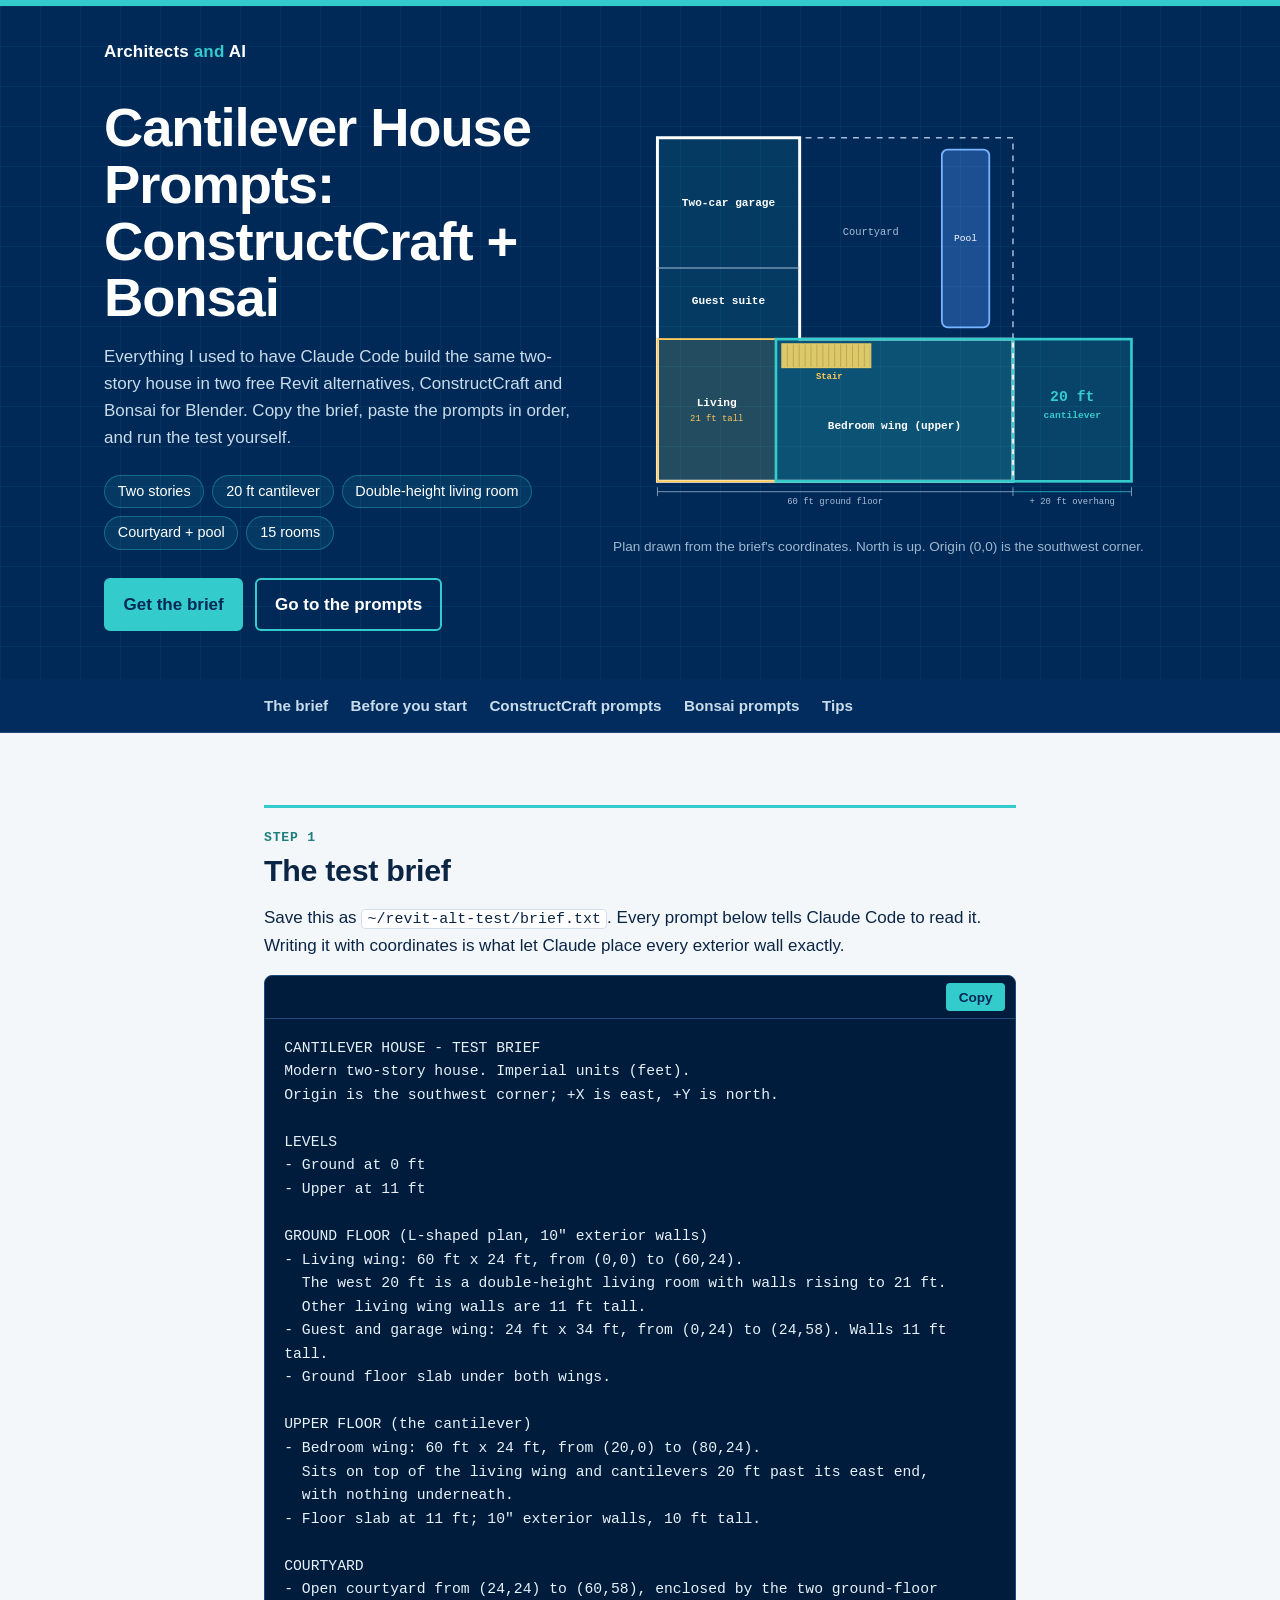
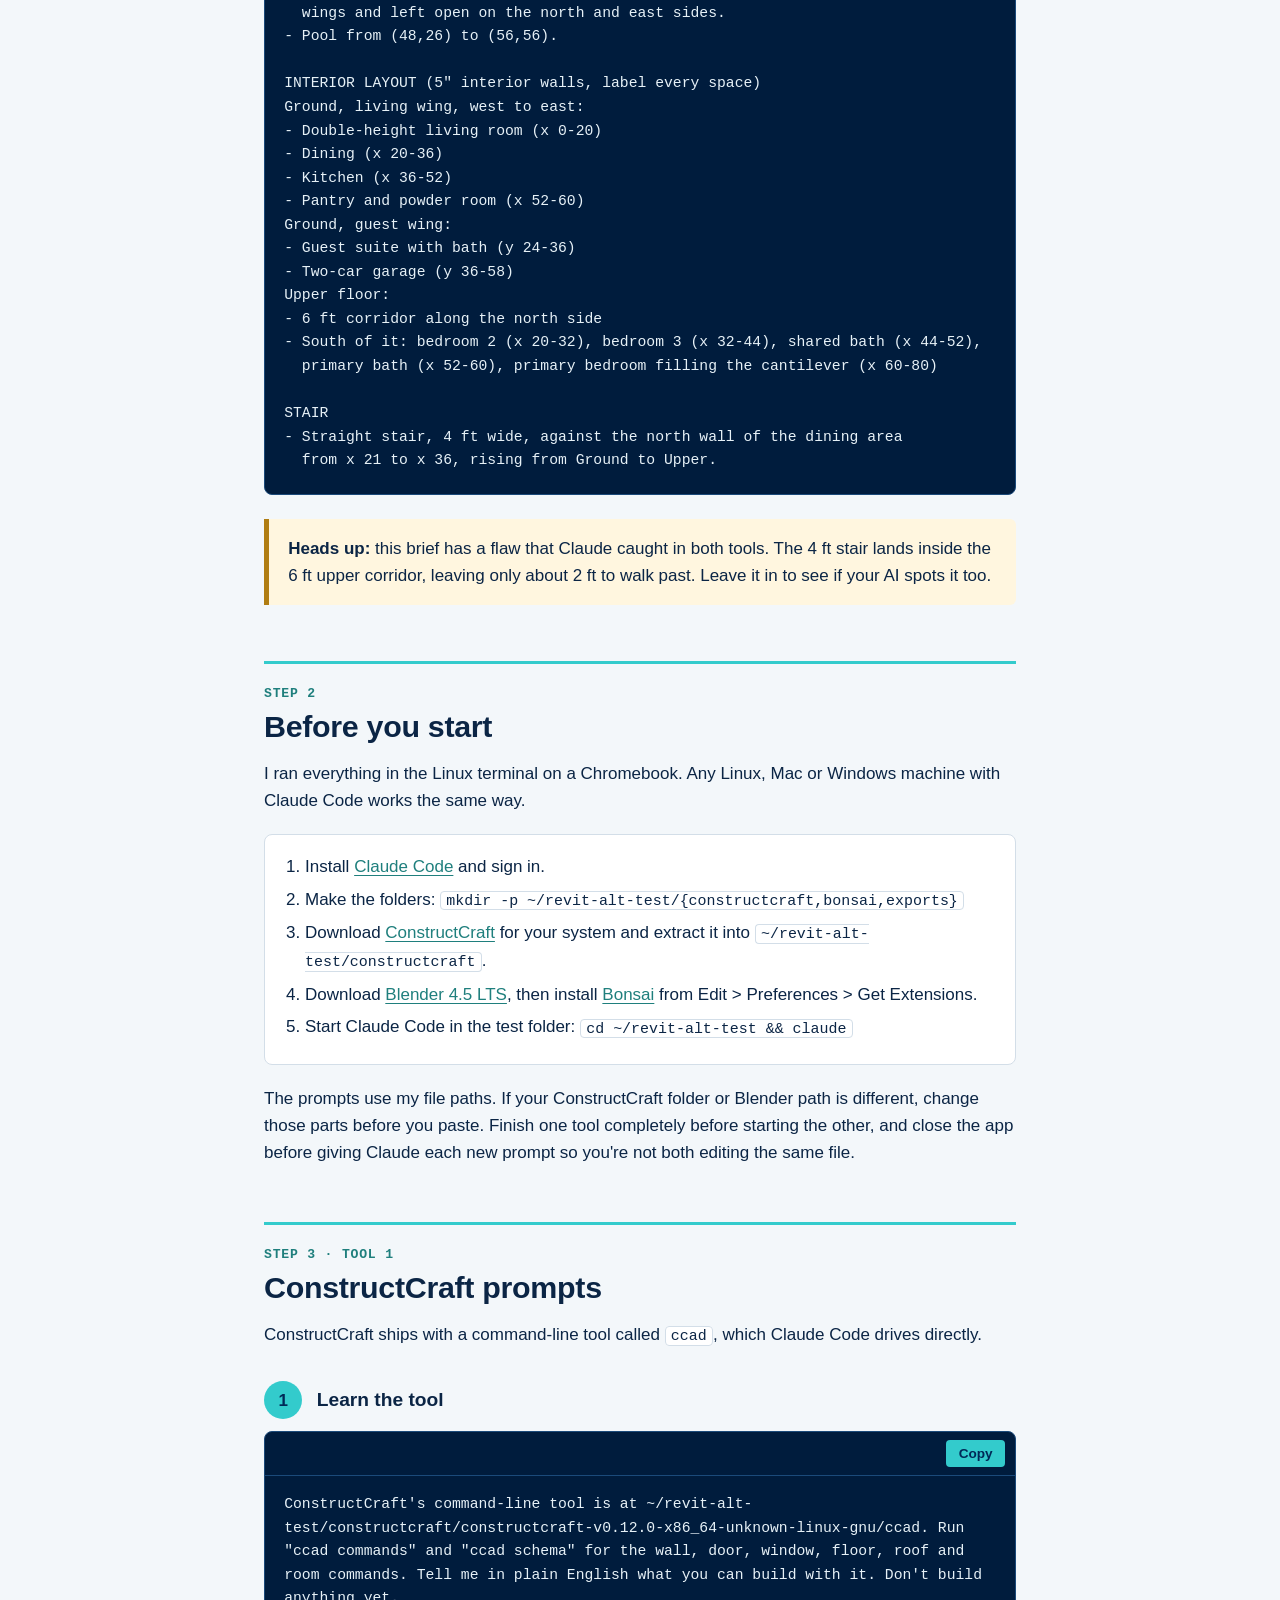
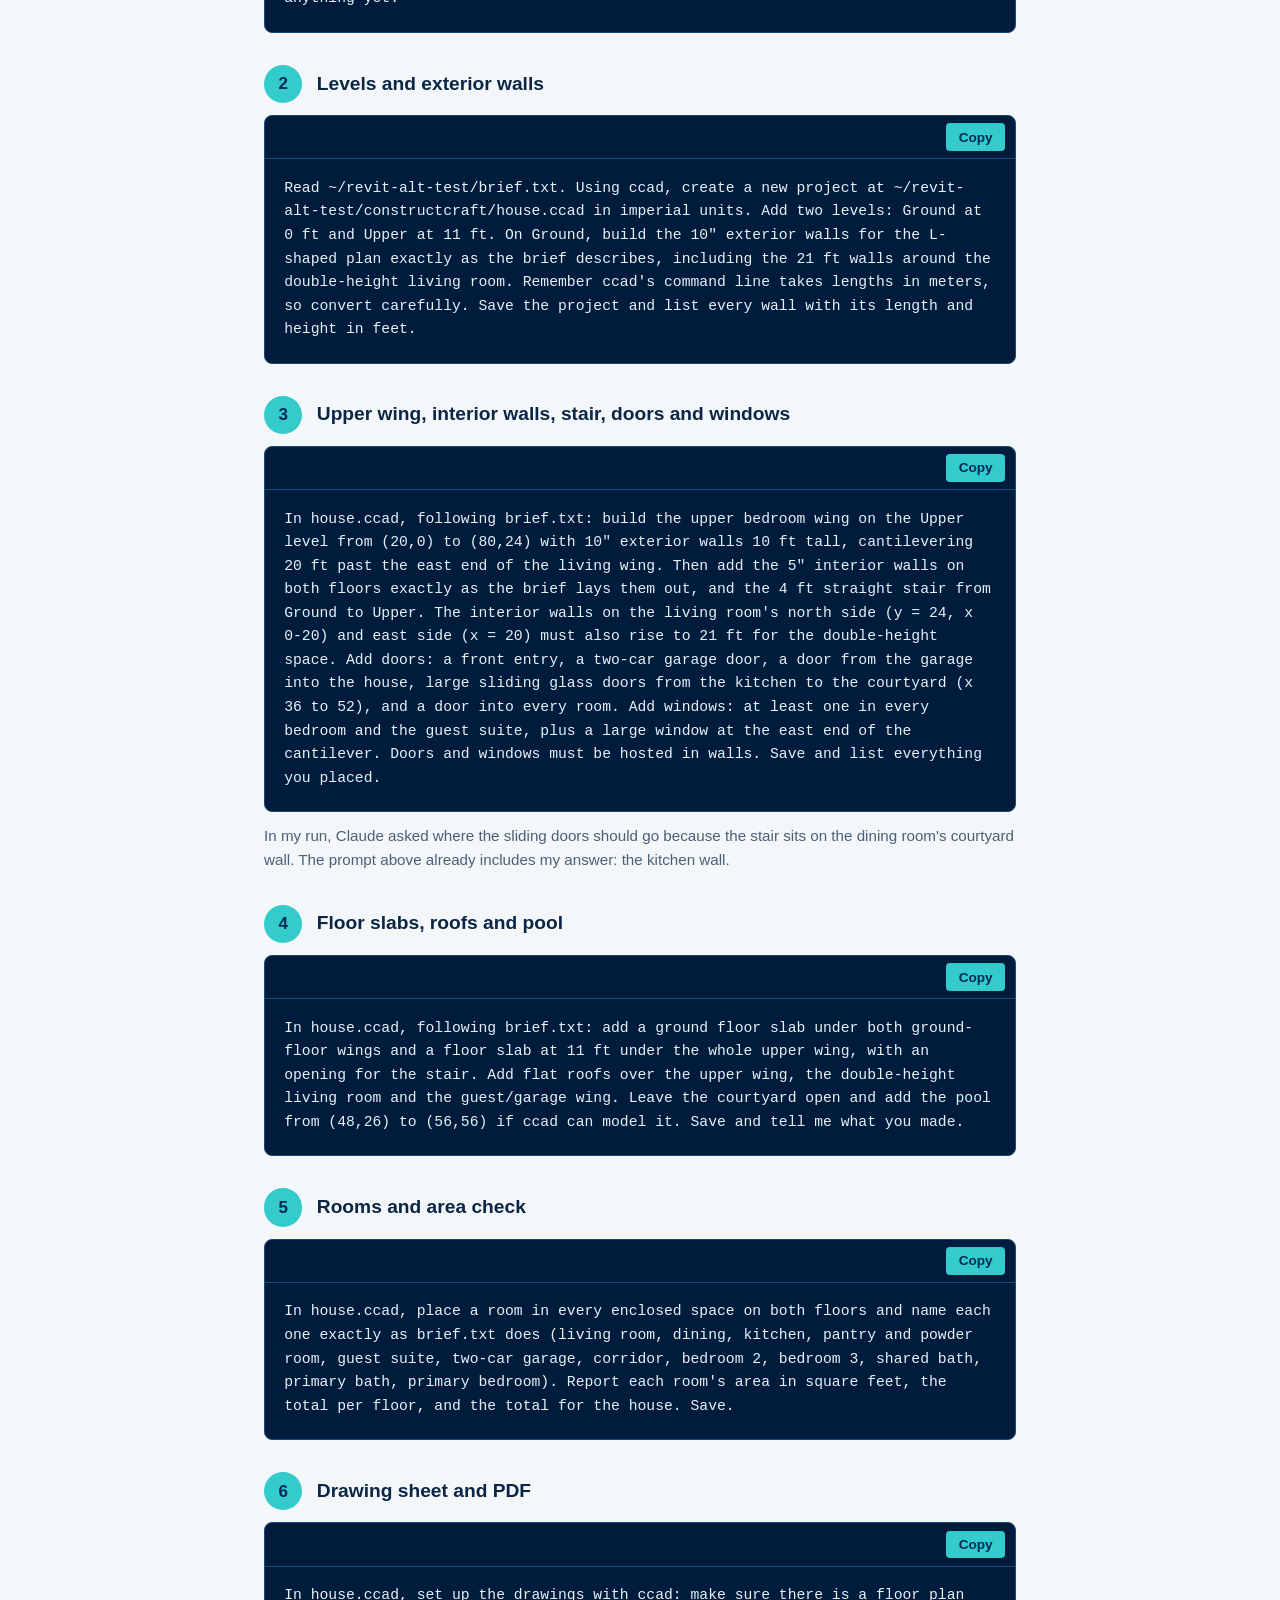
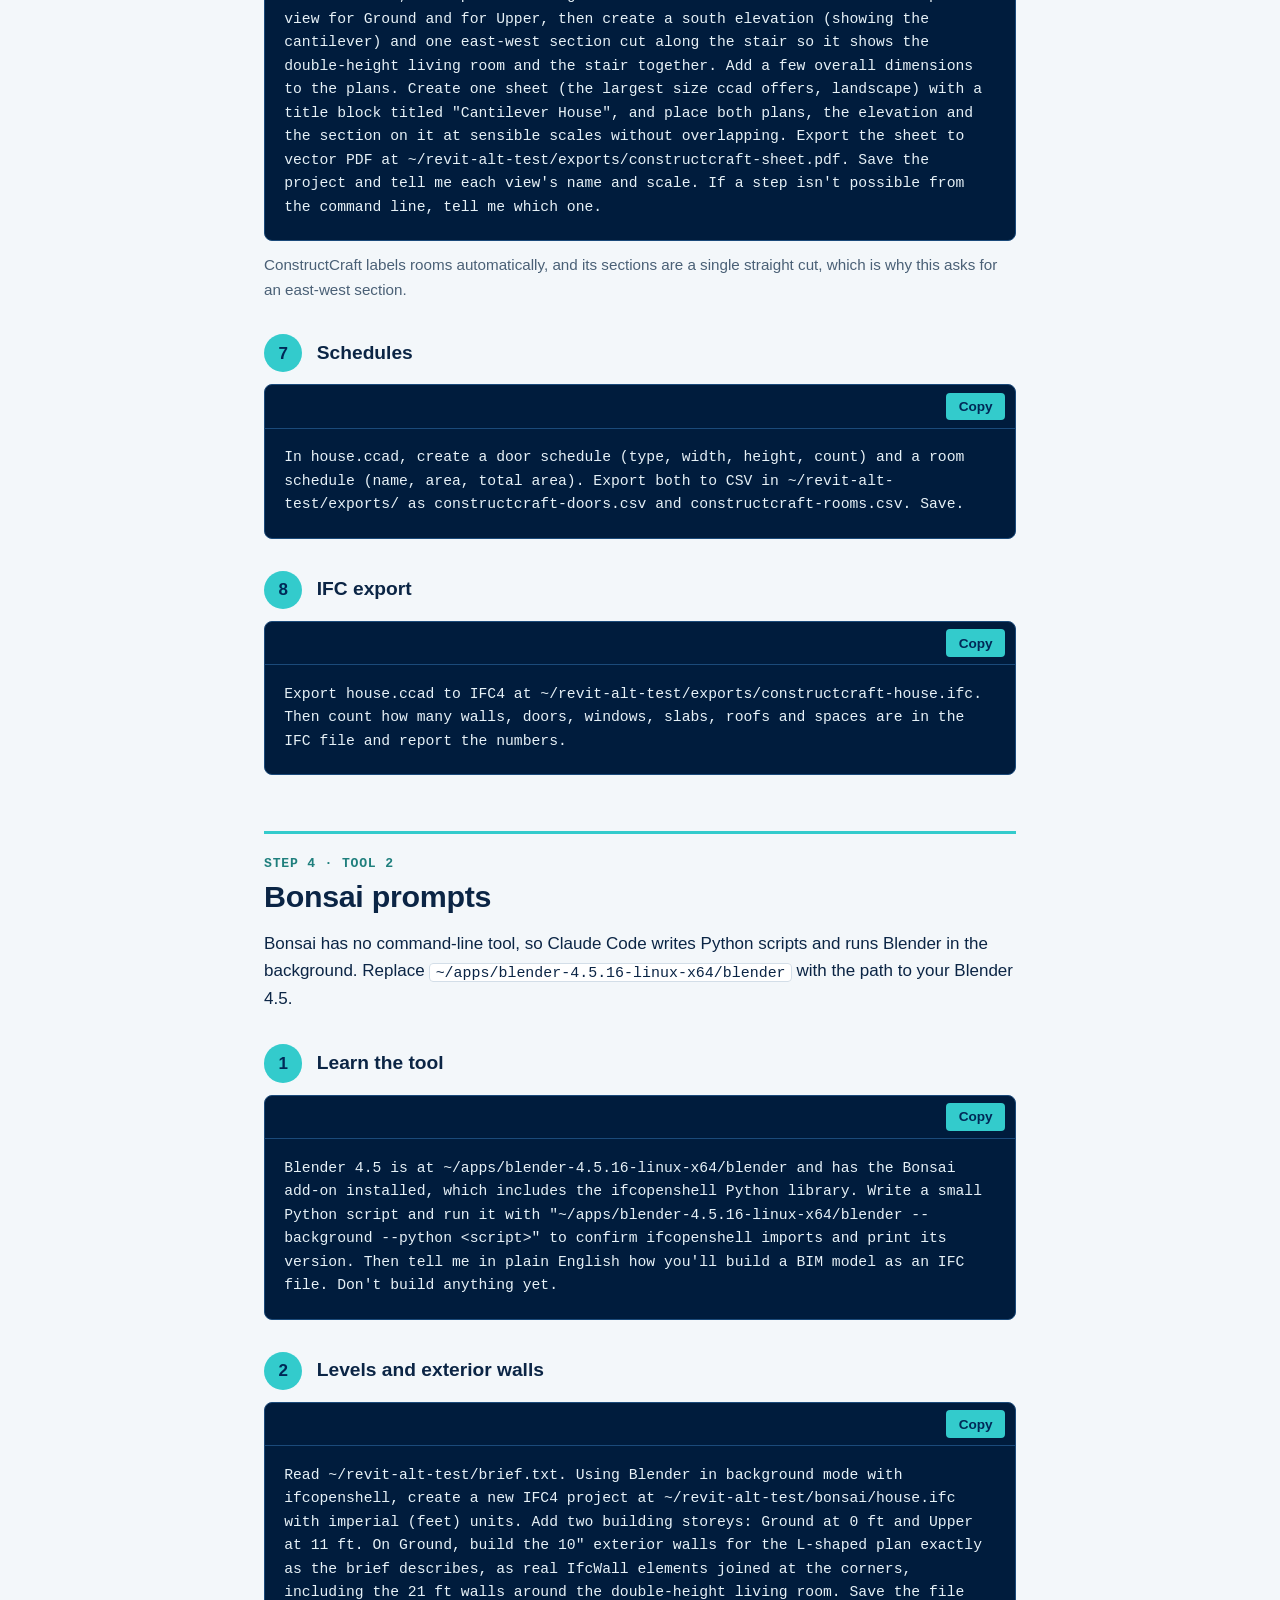
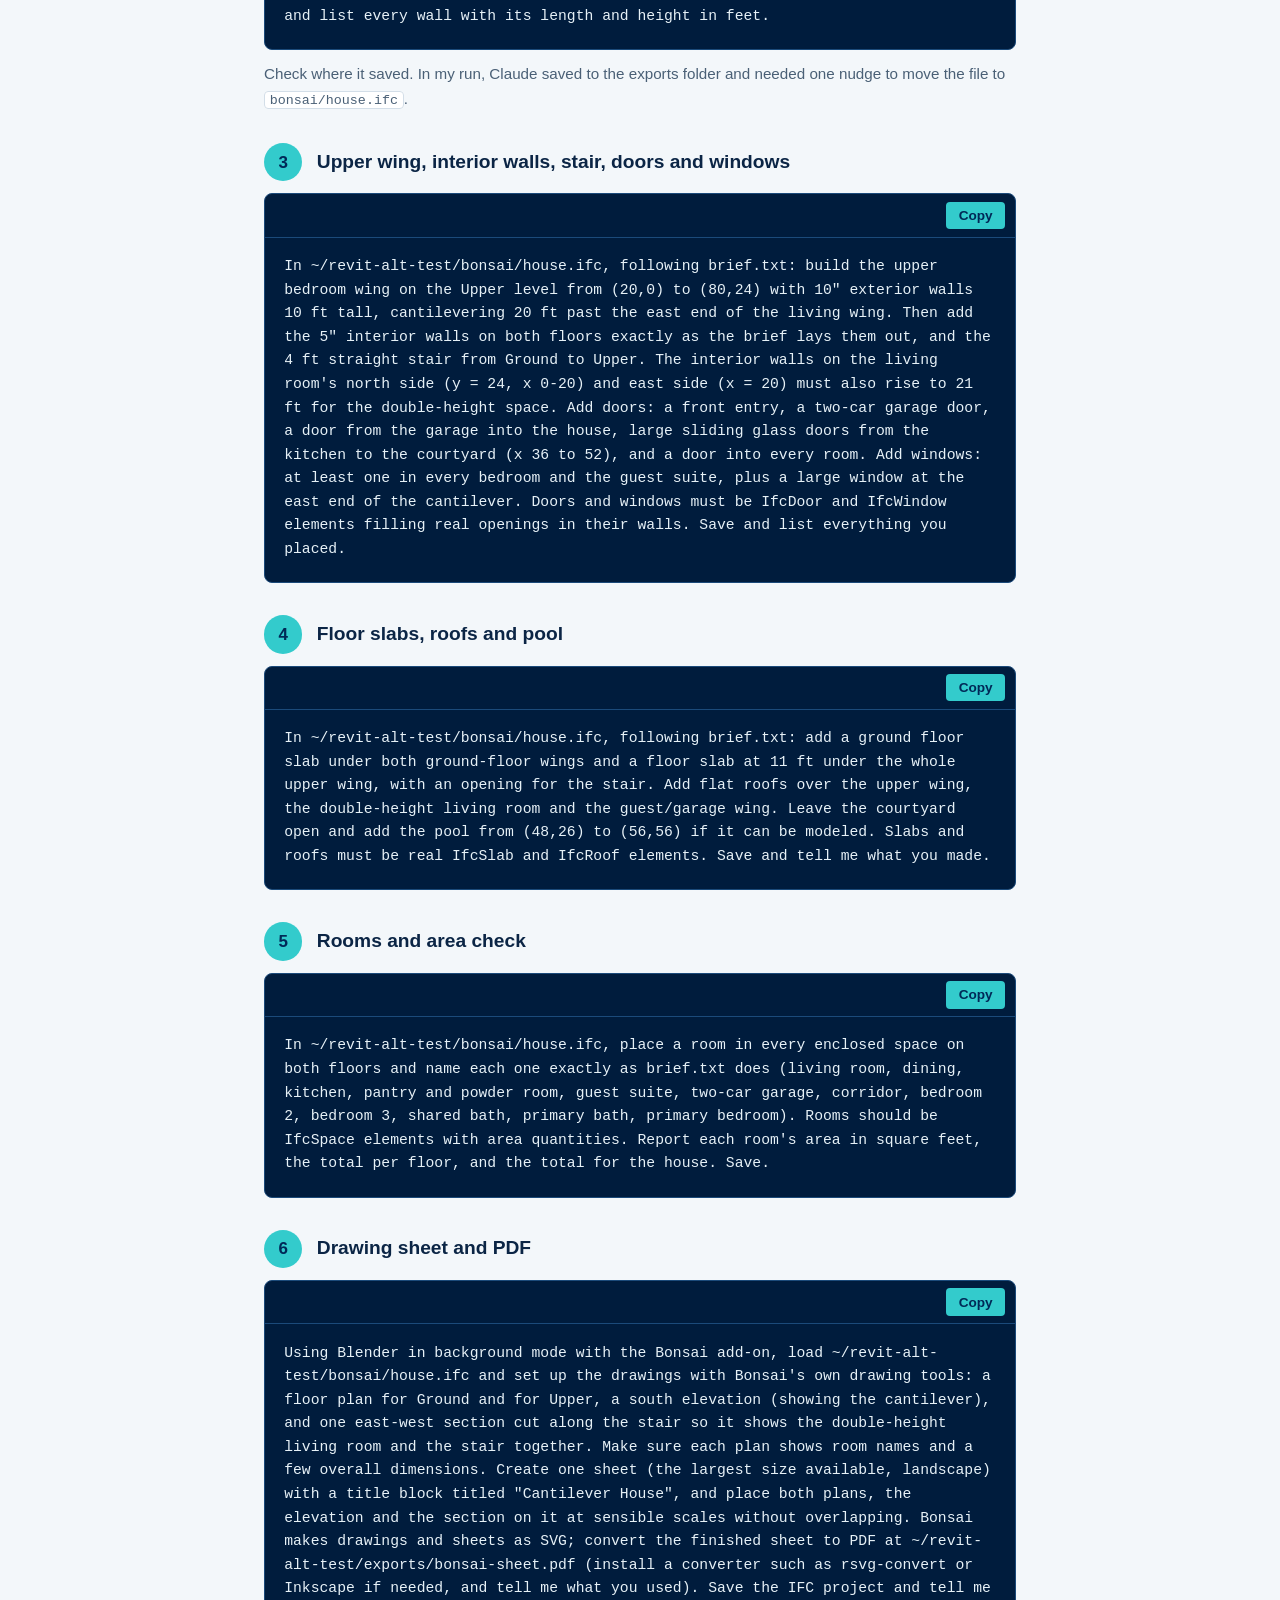
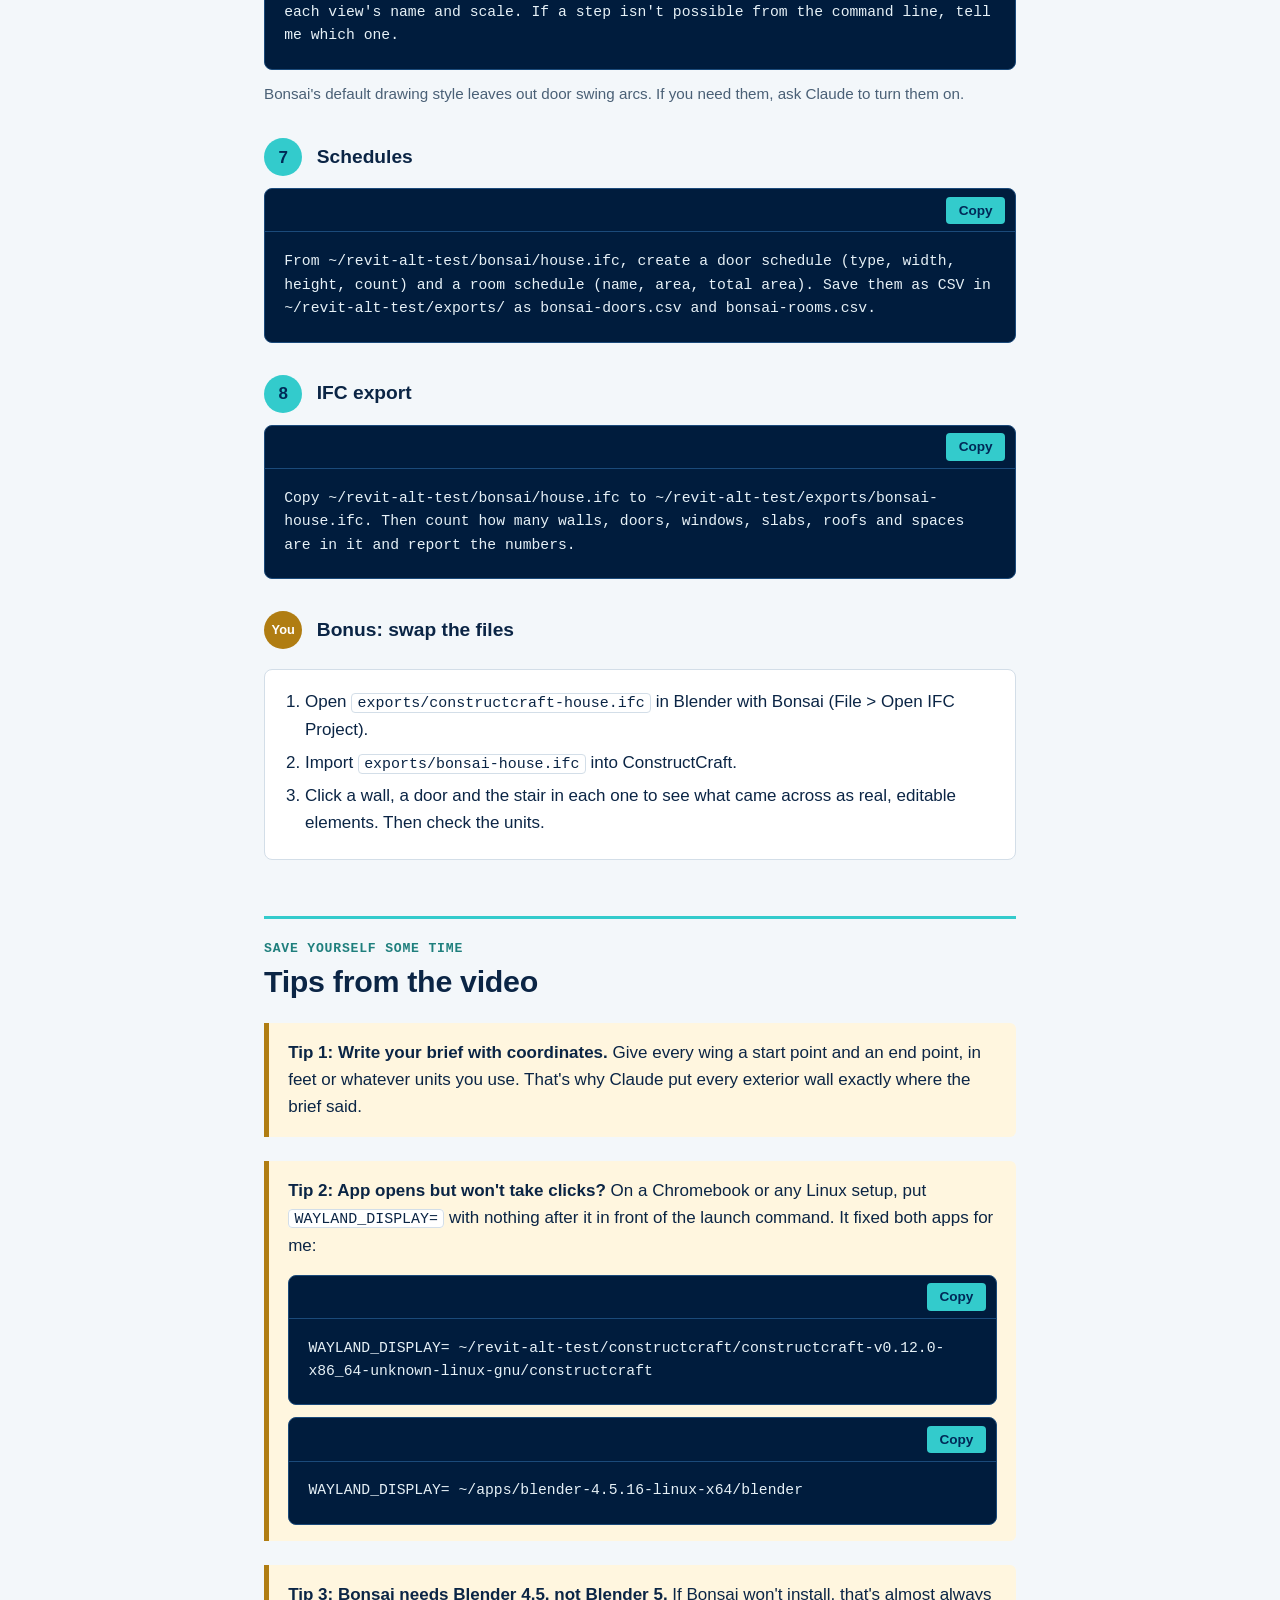
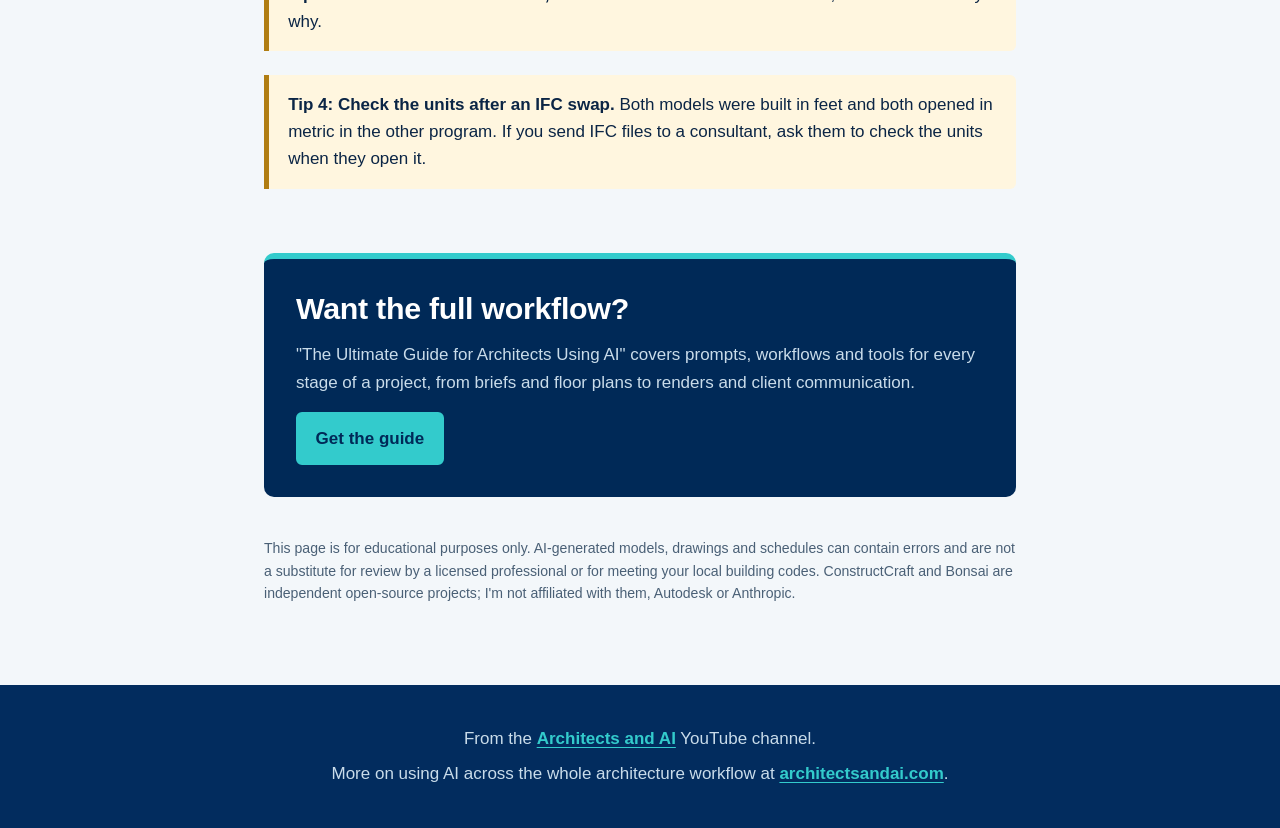
<file: cantilever-house-constructcraft-bonsai/index.html>
<!DOCTYPE html>
<html lang="en">
<head>
<meta charset="utf-8">
<meta name="viewport" content="width=device-width, initial-scale=1">
<title>Cantilever House Prompts: ConstructCraft + Bonsai | Architects and AI</title>
<meta name="description" content="The full test brief and every Claude Code prompt used to build the Cantilever House in two free Revit alternatives: ConstructCraft and Bonsai for Blender.">
<link rel="canonical" href="https://architectsandai.com/cantilever-house-constructcraft-bonsai/">

<meta property="og:type" content="article">
<meta property="og:site_name" content="Architects and AI">
<meta property="og:url" content="https://architectsandai.com/cantilever-house-constructcraft-bonsai/">
<meta property="og:title" content="Cantilever House Prompts: ConstructCraft + Bonsai">
<meta property="og:description" content="The full test brief and every Claude Code prompt used to build the Cantilever House in two free Revit alternatives: ConstructCraft and Bonsai for Blender.">
<meta name="twitter:card" content="summary">
<meta name="twitter:title" content="Cantilever House Prompts: ConstructCraft + Bonsai">
<meta name="twitter:description" content="The full test brief and every Claude Code prompt used to build the Cantilever House in ConstructCraft and Bonsai for Blender.">

<link rel="icon" href="../assets/favicon.svg" type="image/svg+xml">
<link rel="icon" href="../assets/favicon-32.png" sizes="32x32" type="image/png">
<link rel="apple-touch-icon" href="../assets/apple-touch-icon.png">
<meta name="theme-color" content="#002957">

<!-- Same self-hosted fonts as the main page, so nothing loads from Google. -->
<link rel="stylesheet" href="../css/fonts.css">
<style>
  :root {
    --navy: #002957;
    --navy-deep: #022C5E;
    --cyan: #33CBCC;
    --teal: #35A9A7;
    --page: #F3F7FA;
    --surface: #FFFFFF;
    --ink: #0B2545;
    --ink-soft: #4A6076;
    --rule: #D3DEE8;
    --link: #1F7F7D;
    --code-bg: #001C3D;
    --code-ink: #E6F1F7;
    --code-rule: #1B4A7A;
    --gold: #B07D12;
    --gold-bg: #FFF6DF;
    --sans: "Archivo", "Helvetica Neue", Arial, sans-serif;
    --mono: "IBM Plex Mono", ui-monospace, "SFMono-Regular", Menlo, Consolas, monospace;
  }
  @media (prefers-color-scheme: dark) {
    :root {
      color-scheme: dark;
      --page: #011A38;
      --surface: #022C5E;
      --ink: #EAF2F8;
      --ink-soft: #A9BED0;
      --rule: #1B4A7A;
      --link: #33CBCC;
      --code-bg: #00122A;
      --gold: #FFC857;
      --gold-bg: rgba(255, 200, 87, 0.08);
    }
  }
  * { box-sizing: border-box; }
  html { scroll-behavior: smooth; }
  @media (prefers-reduced-motion: reduce) { html { scroll-behavior: auto; } }
  body {
    margin: 0;
    background: var(--page);
    color: var(--ink);
    font-family: var(--sans);
    font-size: 1.0625rem;
    line-height: 1.6;
    overflow-x: hidden;
  }
  a { color: var(--link); text-underline-offset: 0.18em; }
  a:focus-visible, button:focus-visible { outline: 3px solid var(--cyan); outline-offset: 3px; }

  /* ---------- hero ---------- */
  .hero {
    background: var(--navy);
    background-image:
      linear-gradient(rgba(51,203,204,0.07) 1px, transparent 1px),
      linear-gradient(90deg, rgba(51,203,204,0.07) 1px, transparent 1px);
    background-size: 40px 40px;
    color: #FFFFFF;
    border-top: 6px solid var(--cyan);
  }
  .hero-inner {
    max-width: 1120px;
    margin: 0 auto;
    padding: 2rem 1.5rem 3rem;
    display: grid;
    grid-template-columns: minmax(0, 5fr) minmax(0, 6fr);
    gap: 2.5rem;
    align-items: center;
  }
  .brand { font-weight: 700; color: #FFFFFF; text-decoration: none; letter-spacing: 0.01em; }
  .brand span { color: var(--cyan); }
  .hero h1 {
    font-size: clamp(2.2rem, 5vw, 3.4rem);
    line-height: 1.04;
    font-weight: 800;
    letter-spacing: -0.02em;
    margin: 2.2rem 0 1rem;
  }
  .hero p { color: #C9DCEA; max-width: 34em; margin: 0 0 1.5rem; }
  .chips { display: flex; flex-wrap: wrap; gap: 0.5rem; margin: 0 0 1.75rem; padding: 0; list-style: none; }
  .chips li {
    margin: 0;
    border: 1px solid rgba(51,203,204,0.35);
    background: rgba(51,203,204,0.10);
    border-radius: 999px;
    padding: 0.25rem 0.8rem;
    font-size: 0.9rem;
  }
  .hero .jump { display: flex; flex-wrap: wrap; gap: 0.75rem; }
  .btn {
    display: inline-block;
    padding: 0.7rem 1.1rem;
    border-radius: 6px;
    font-weight: 700;
    text-decoration: none;
    border: 2px solid var(--cyan);
  }
  .btn-solid { background: var(--cyan); color: var(--navy); }
  .btn-line { color: #FFFFFF; }
  .plan { margin: 0; }
  .plan svg { width: 100%; height: auto; display: block; }
  .plan svg text { font-family: var(--mono); }
  .plan figcaption { color: #9DB7CF; font-size: 0.85rem; margin-top: 0.6rem; }

  /* ---------- on-this-page bar ---------- */
  nav.toc {
    position: sticky; top: 0; z-index: 5;
    background: var(--navy-deep);
    border-bottom: 1px solid var(--code-rule);
  }
  nav.toc ul {
    max-width: 800px; margin: 0 auto; padding: 0.8rem 1.5rem;
    display: flex; gap: 1.4rem; list-style: none;
    overflow-x: auto; white-space: nowrap; scrollbar-width: none;
  }
  nav.toc ul::-webkit-scrollbar { display: none; }
  nav.toc li { margin: 0; }
  nav.toc a { color: #C9DCEA; text-decoration: none; font-weight: 600; font-size: 0.95rem; }
  nav.toc a:hover { color: var(--cyan); }

  /* ---------- body ---------- */
  main { max-width: 800px; margin: 0 auto; padding: 1rem 1.5rem 4rem; }
  section[id] { scroll-margin-top: 3.5rem; }
  .kicker {
    font-family: var(--mono);
    color: var(--link);
    font-weight: 600;
    letter-spacing: 0.06em;
    text-transform: uppercase;
    font-size: 0.82rem;
    margin: 3.5rem 0 0;
    padding-top: 1.2rem;
    border-top: 3px solid var(--cyan);
  }
  h2 {
    font-size: 1.9rem;
    line-height: 1.15;
    font-weight: 800;
    letter-spacing: -0.01em;
    margin: 0.3rem 0 1rem;
  }
  h3 { font-size: 1.2rem; font-weight: 700; margin: 0; }
  p { margin: 0 0 1rem; }
  ul, ol { padding-left: 1.2rem; margin: 0 0 1rem; }
  li { margin-bottom: 0.35rem; }
  code.inline {
    font-family: var(--mono);
    font-size: 0.88em;
    background: var(--surface);
    border: 1px solid var(--rule);
    border-radius: 4px;
    padding: 0.05em 0.35em;
    overflow-wrap: anywhere;
  }

  .card {
    background: var(--surface);
    border: 1px solid var(--rule);
    border-radius: 8px;
    padding: 1.1rem 1.3rem 0.4rem;
    margin: 1.25rem 0;
  }

  /* ---------- prompts ---------- */
  .prompt { margin: 2rem 0; }
  .prompt-head { display: flex; align-items: center; gap: 0.9rem; margin-bottom: 0.7rem; flex-wrap: wrap; }
  .num {
    flex: none;
    width: 2.4rem; height: 2.4rem;
    border-radius: 50%;
    background: var(--cyan);
    color: var(--navy);
    font-weight: 800;
    display: grid; place-items: center;
  }
  .num.you { background: var(--gold); color: #FFFFFF; font-size: 0.8rem; }
  @media (prefers-color-scheme: dark) { .num.you { color: var(--navy); } }
  .step-meta { color: var(--ink-soft); font-size: 0.95rem; margin: 0.7rem 0 0; }
  .codebox {
    background: var(--code-bg);
    border: 1px solid var(--code-rule);
    border-radius: 8px;
    overflow: hidden;
    margin: 0.75rem 0;
  }
  .codebar {
    display: flex; justify-content: flex-end;
    padding: 0.45rem 0.6rem;
    border-bottom: 1px solid var(--code-rule);
  }
  .copy {
    font: 700 0.85rem var(--sans);
    color: var(--navy);
    background: var(--cyan);
    border: 0;
    border-radius: 4px;
    padding: 0.4rem 0.8rem;
    cursor: pointer;
  }
  .copy.done { background: #FFFFFF; }
  pre {
    margin: 0;
    padding: 1.1rem 1.2rem 1.3rem;
    color: var(--code-ink);
    font: 400 0.92rem/1.6 var(--mono);
    white-space: pre-wrap;
    overflow-wrap: anywhere;
  }
  .note {
    background: var(--surface);
    border-left: 5px solid var(--cyan);
    padding: 1rem 1.2rem;
    margin: 1.5rem 0;
    border-radius: 0 6px 6px 0;
  }
  .note.warn { border-left-color: var(--gold); background: var(--gold-bg); }
  .note strong { color: var(--ink); }
  .note p:last-child { margin-bottom: 0; }
  .note .codebox:last-child { margin-bottom: 0; }

  .cta {
    margin: 4rem 0 0;
    padding: 2rem;
    border-radius: 10px;
    background: var(--navy);
    color: #FFFFFF;
    border-top: 6px solid var(--cyan);
  }
  .cta h2 { margin-top: 0; }
  .cta p { color: #C9DCEA; }
  .disclaimer { color: var(--ink-soft); font-size: 0.88rem; margin-top: 2.5rem; }

  footer {
    background: var(--navy-deep);
    color: #C9DCEA;
    padding: 2.5rem 1.5rem;
    text-align: center;
  }
  footer a { color: var(--cyan); font-weight: 700; }
  footer p { margin: 0 0 0.5rem; }

  @media (max-width: 820px) {
    .hero-inner { grid-template-columns: 1fr; padding-bottom: 2rem; }
    .hero h1 { margin-top: 1.5rem; }
    h2 { font-size: 1.6rem; }
    .cta { padding: 1.5rem; }
  }
</style>
</head>
<body>

<header class="hero">
  <div class="hero-inner">
    <div>
      <a class="brand" href="../">Architects <span>and</span> AI</a>
      <h1>Cantilever House Prompts: ConstructCraft + Bonsai</h1>
      <p>Everything I used to have Claude Code build the same two-story house in two free Revit alternatives, ConstructCraft and Bonsai for Blender. Copy the brief, paste the prompts in order, and run the test yourself.</p>
      <ul class="chips">
        <li>Two stories</li>
        <li>20 ft cantilever</li>
        <li>Double-height living room</li>
        <li>Courtyard + pool</li>
        <li>15 rooms</li>
      </ul>
      <div class="jump">
        <a class="btn btn-solid" href="#brief">Get the brief</a>
        <a class="btn btn-line" href="#constructcraft">Go to the prompts</a>
      </div>
    </div>

    <figure class="plan">
      <svg viewBox="0 0 760 560" role="img" aria-label="Plan of the Cantilever House: an L-shaped ground floor with an upper bedroom wing that cantilevers 20 feet past the east end">
        <defs>
          <pattern id="stair" width="1" height="4" patternUnits="userSpaceOnUse"><rect width="1" height="4" fill="#ffc857"/><line x1="1" y1="0" x2="1" y2="4" stroke="#7a5a10" stroke-width="0.12"/></pattern>
        </defs>
        <g transform="translate(60,500) scale(8,-8)" stroke-linejoin="miter">
          <rect x="24" y="24" width="36" height="34" fill="none" stroke="#a8bdd8" stroke-width="0.25" stroke-dasharray="1 1"/>
          <rect x="48" y="26" width="8" height="30" rx="1" fill="rgba(80,150,255,0.35)" stroke="#78b4ff" stroke-width="0.3"/>
          <path d="M0 0 H60 V24 H24 V58 H0 Z" fill="rgba(51,203,204,0.10)" stroke="#ffffff" stroke-width="0.5"/>
          <line x1="0" y1="24" x2="24" y2="24" stroke="#a8bdd8" stroke-width="0.2"/>
          <line x1="0" y1="36" x2="24" y2="36" stroke="#a8bdd8" stroke-width="0.2"/>
          <rect x="0" y="0" width="20" height="24" fill="rgba(255,200,87,0.12)" stroke="#ffc857" stroke-width="0.3"/>
          <rect x="21" y="19.2" width="15" height="4" fill="url(#stair)" stroke="#ffc857" stroke-width="0.2"/>
          <rect x="20" y="0" width="60" height="24" fill="rgba(51,203,204,0.16)" stroke="#33CBCC" stroke-width="0.45"/>
          <line x1="60" y1="0" x2="60" y2="24" stroke="#33CBCC" stroke-width="0.3" stroke-dasharray="1 0.8"/>
        </g>
        <g fill="#ffffff" text-anchor="middle">
          <text x="156" y="128" font-size="15" font-weight="600">Two-car garage</text>
          <text x="156" y="260" font-size="15" font-weight="600">Guest suite</text>
          <text x="140" y="398" font-size="15" font-weight="600">Living</text>
          <text x="140" y="418" font-size="12" fill="#ffc857">21 ft tall</text>
          <text x="348" y="168" font-size="14" fill="#a8bdd8">Courtyard</text>
          <text x="476" y="176" font-size="13">Pool</text>
          <text x="292" y="362" font-size="12" fill="#ffc857" font-weight="600">Stair</text>
          <text x="380" y="430" font-size="15" font-weight="600">Bedroom wing (upper)</text>
          <text x="620" y="392" font-size="20" font-weight="700" fill="#33CBCC">20 ft</text>
          <text x="620" y="414" font-size="13" font-weight="600" fill="#33CBCC">cantilever</text>
          <text x="300" y="530" font-size="12" fill="#a8bdd8">60 ft ground floor</text>
          <text x="620" y="530" font-size="12" fill="#a8bdd8">+ 20 ft overhang</text>
        </g>
        <g stroke="#a8bdd8" stroke-width="1">
          <line x1="60" y1="514" x2="540" y2="514"/><line x1="540" y1="514" x2="700" y2="514" stroke="#33CBCC"/>
          <line x1="60" y1="508" x2="60" y2="520"/><line x1="540" y1="508" x2="540" y2="520"/><line x1="700" y1="508" x2="700" y2="520"/>
        </g>
      </svg>
      <figcaption>Plan drawn from the brief's coordinates. North is up. Origin (0,0) is the southwest corner.</figcaption>
    </figure>
  </div>
</header>

<nav class="toc" aria-label="On this page">
  <ul>
    <li><a href="#brief">The brief</a></li>
    <li><a href="#setup">Before you start</a></li>
    <li><a href="#constructcraft">ConstructCraft prompts</a></li>
    <li><a href="#bonsai">Bonsai prompts</a></li>
    <li><a href="#tips">Tips</a></li>
  </ul>
</nav>

<main>

  <section id="brief">
    <p class="kicker">Step 1</p>
    <h2>The test brief</h2>
    <p>Save this as <code class="inline">~/revit-alt-test/brief.txt</code>. Every prompt below tells Claude Code to read it. Writing it with coordinates is what let Claude place every exterior wall exactly.</p>
    <div class="codebox">
      <div class="codebar"><button class="copy" type="button">Copy</button></div>
<pre>CANTILEVER HOUSE - TEST BRIEF
Modern two-story house. Imperial units (feet).
Origin is the southwest corner; +X is east, +Y is north.

LEVELS
- Ground at 0 ft
- Upper at 11 ft

GROUND FLOOR (L-shaped plan, 10" exterior walls)
- Living wing: 60 ft x 24 ft, from (0,0) to (60,24).
  The west 20 ft is a double-height living room with walls rising to 21 ft.
  Other living wing walls are 11 ft tall.
- Guest and garage wing: 24 ft x 34 ft, from (0,24) to (24,58). Walls 11 ft tall.
- Ground floor slab under both wings.

UPPER FLOOR (the cantilever)
- Bedroom wing: 60 ft x 24 ft, from (20,0) to (80,24).
  Sits on top of the living wing and cantilevers 20 ft past its east end,
  with nothing underneath.
- Floor slab at 11 ft; 10" exterior walls, 10 ft tall.

COURTYARD
- Open courtyard from (24,24) to (60,58), enclosed by the two ground-floor
  wings and left open on the north and east sides.
- Pool from (48,26) to (56,56).

INTERIOR LAYOUT (5" interior walls, label every space)
Ground, living wing, west to east:
- Double-height living room (x 0-20)
- Dining (x 20-36)
- Kitchen (x 36-52)
- Pantry and powder room (x 52-60)
Ground, guest wing:
- Guest suite with bath (y 24-36)
- Two-car garage (y 36-58)
Upper floor:
- 6 ft corridor along the north side
- South of it: bedroom 2 (x 20-32), bedroom 3 (x 32-44), shared bath (x 44-52),
  primary bath (x 52-60), primary bedroom filling the cantilever (x 60-80)

STAIR
- Straight stair, 4 ft wide, against the north wall of the dining area
  from x 21 to x 36, rising from Ground to Upper.</pre>
    </div>
    <div class="note warn"><p><strong>Heads up:</strong> this brief has a flaw that Claude caught in both tools. The 4 ft stair lands inside the 6 ft upper corridor, leaving only about 2 ft to walk past. Leave it in to see if your AI spots it too.</p></div>
  </section>

  <section id="setup">
    <p class="kicker">Step 2</p>
    <h2>Before you start</h2>
    <p>I ran everything in the Linux terminal on a Chromebook. Any Linux, Mac or Windows machine with Claude Code works the same way.</p>
    <div class="card">
      <ol>
        <li>Install <a href="https://code.claude.com/docs/en/setup">Claude Code</a> and sign in.</li>
        <li>Make the folders: <code class="inline">mkdir -p ~/revit-alt-test/{constructcraft,bonsai,exports}</code></li>
        <li>Download <a href="https://github.com/francisreboucas/constructcraft/releases">ConstructCraft</a> for your system and extract it into <code class="inline">~/revit-alt-test/constructcraft</code>.</li>
        <li>Download <a href="https://www.blender.org/download/lts/">Blender 4.5 LTS</a>, then install <a href="https://extensions.blender.org/add-ons/bonsai/">Bonsai</a> from Edit &gt; Preferences &gt; Get Extensions.</li>
        <li>Start Claude Code in the test folder: <code class="inline">cd ~/revit-alt-test &amp;&amp; claude</code></li>
      </ol>
    </div>
    <p>The prompts use my file paths. If your ConstructCraft folder or Blender path is different, change those parts before you paste. Finish one tool completely before starting the other, and close the app before giving Claude each new prompt so you're not both editing the same file.</p>
  </section>

  <section id="constructcraft">
    <p class="kicker">Step 3 · Tool 1</p>
    <h2>ConstructCraft prompts</h2>
    <p>ConstructCraft ships with a command-line tool called <code class="inline">ccad</code>, which Claude Code drives directly.</p>

    <div class="prompt">
      <div class="prompt-head"><span class="num">1</span><h3>Learn the tool</h3></div>
      <div class="codebox">
        <div class="codebar"><button class="copy" type="button">Copy</button></div>
<pre>ConstructCraft's command-line tool is at ~/revit-alt-test/constructcraft/constructcraft-v0.12.0-x86_64-unknown-linux-gnu/ccad. Run "ccad commands" and "ccad schema" for the wall, door, window, floor, roof and room commands. Tell me in plain English what you can build with it. Don't build anything yet.</pre>
      </div>
    </div>

    <div class="prompt">
      <div class="prompt-head"><span class="num">2</span><h3>Levels and exterior walls</h3></div>
      <div class="codebox">
        <div class="codebar"><button class="copy" type="button">Copy</button></div>
<pre>Read ~/revit-alt-test/brief.txt. Using ccad, create a new project at ~/revit-alt-test/constructcraft/house.ccad in imperial units. Add two levels: Ground at 0 ft and Upper at 11 ft. On Ground, build the 10" exterior walls for the L-shaped plan exactly as the brief describes, including the 21 ft walls around the double-height living room. Remember ccad's command line takes lengths in meters, so convert carefully. Save the project and list every wall with its length and height in feet.</pre>
      </div>
    </div>

    <div class="prompt">
      <div class="prompt-head"><span class="num">3</span><h3>Upper wing, interior walls, stair, doors and windows</h3></div>
      <div class="codebox">
        <div class="codebar"><button class="copy" type="button">Copy</button></div>
<pre>In house.ccad, following brief.txt: build the upper bedroom wing on the Upper level from (20,0) to (80,24) with 10" exterior walls 10 ft tall, cantilevering 20 ft past the east end of the living wing. Then add the 5" interior walls on both floors exactly as the brief lays them out, and the 4 ft straight stair from Ground to Upper. The interior walls on the living room's north side (y = 24, x 0-20) and east side (x = 20) must also rise to 21 ft for the double-height space. Add doors: a front entry, a two-car garage door, a door from the garage into the house, large sliding glass doors from the kitchen to the courtyard (x 36 to 52), and a door into every room. Add windows: at least one in every bedroom and the guest suite, plus a large window at the east end of the cantilever. Doors and windows must be hosted in walls. Save and list everything you placed.</pre>
      </div>
      <p class="step-meta">In my run, Claude asked where the sliding doors should go because the stair sits on the dining room's courtyard wall. The prompt above already includes my answer: the kitchen wall.</p>
    </div>

    <div class="prompt">
      <div class="prompt-head"><span class="num">4</span><h3>Floor slabs, roofs and pool</h3></div>
      <div class="codebox">
        <div class="codebar"><button class="copy" type="button">Copy</button></div>
<pre>In house.ccad, following brief.txt: add a ground floor slab under both ground-floor wings and a floor slab at 11 ft under the whole upper wing, with an opening for the stair. Add flat roofs over the upper wing, the double-height living room and the guest/garage wing. Leave the courtyard open and add the pool from (48,26) to (56,56) if ccad can model it. Save and tell me what you made.</pre>
      </div>
    </div>

    <div class="prompt">
      <div class="prompt-head"><span class="num">5</span><h3>Rooms and area check</h3></div>
      <div class="codebox">
        <div class="codebar"><button class="copy" type="button">Copy</button></div>
<pre>In house.ccad, place a room in every enclosed space on both floors and name each one exactly as brief.txt does (living room, dining, kitchen, pantry and powder room, guest suite, two-car garage, corridor, bedroom 2, bedroom 3, shared bath, primary bath, primary bedroom). Report each room's area in square feet, the total per floor, and the total for the house. Save.</pre>
      </div>
    </div>

    <div class="prompt">
      <div class="prompt-head"><span class="num">6</span><h3>Drawing sheet and PDF</h3></div>
      <div class="codebox">
        <div class="codebar"><button class="copy" type="button">Copy</button></div>
<pre>In house.ccad, set up the drawings with ccad: make sure there is a floor plan view for Ground and for Upper, then create a south elevation (showing the cantilever) and one east-west section cut along the stair so it shows the double-height living room and the stair together. Add a few overall dimensions to the plans. Create one sheet (the largest size ccad offers, landscape) with a title block titled "Cantilever House", and place both plans, the elevation and the section on it at sensible scales without overlapping. Export the sheet to vector PDF at ~/revit-alt-test/exports/constructcraft-sheet.pdf. Save the project and tell me each view's name and scale. If a step isn't possible from the command line, tell me which one.</pre>
      </div>
      <p class="step-meta">ConstructCraft labels rooms automatically, and its sections are a single straight cut, which is why this asks for an east-west section.</p>
    </div>

    <div class="prompt">
      <div class="prompt-head"><span class="num">7</span><h3>Schedules</h3></div>
      <div class="codebox">
        <div class="codebar"><button class="copy" type="button">Copy</button></div>
<pre>In house.ccad, create a door schedule (type, width, height, count) and a room schedule (name, area, total area). Export both to CSV in ~/revit-alt-test/exports/ as constructcraft-doors.csv and constructcraft-rooms.csv. Save.</pre>
      </div>
    </div>

    <div class="prompt">
      <div class="prompt-head"><span class="num">8</span><h3>IFC export</h3></div>
      <div class="codebox">
        <div class="codebar"><button class="copy" type="button">Copy</button></div>
<pre>Export house.ccad to IFC4 at ~/revit-alt-test/exports/constructcraft-house.ifc. Then count how many walls, doors, windows, slabs, roofs and spaces are in the IFC file and report the numbers.</pre>
      </div>
    </div>
  </section>

  <section id="bonsai">
    <p class="kicker">Step 4 · Tool 2</p>
    <h2>Bonsai prompts</h2>
    <p>Bonsai has no command-line tool, so Claude Code writes Python scripts and runs Blender in the background. Replace <code class="inline">~/apps/blender-4.5.16-linux-x64/blender</code> with the path to your Blender 4.5.</p>

    <div class="prompt">
      <div class="prompt-head"><span class="num">1</span><h3>Learn the tool</h3></div>
      <div class="codebox">
        <div class="codebar"><button class="copy" type="button">Copy</button></div>
<pre>Blender 4.5 is at ~/apps/blender-4.5.16-linux-x64/blender and has the Bonsai add-on installed, which includes the ifcopenshell Python library. Write a small Python script and run it with "~/apps/blender-4.5.16-linux-x64/blender --background --python &lt;script&gt;" to confirm ifcopenshell imports and print its version. Then tell me in plain English how you'll build a BIM model as an IFC file. Don't build anything yet.</pre>
      </div>
    </div>

    <div class="prompt">
      <div class="prompt-head"><span class="num">2</span><h3>Levels and exterior walls</h3></div>
      <div class="codebox">
        <div class="codebar"><button class="copy" type="button">Copy</button></div>
<pre>Read ~/revit-alt-test/brief.txt. Using Blender in background mode with ifcopenshell, create a new IFC4 project at ~/revit-alt-test/bonsai/house.ifc with imperial (feet) units. Add two building storeys: Ground at 0 ft and Upper at 11 ft. On Ground, build the 10" exterior walls for the L-shaped plan exactly as the brief describes, as real IfcWall elements joined at the corners, including the 21 ft walls around the double-height living room. Save the file and list every wall with its length and height in feet.</pre>
      </div>
      <p class="step-meta">Check where it saved. In my run, Claude saved to the exports folder and needed one nudge to move the file to <code class="inline">bonsai/house.ifc</code>.</p>
    </div>

    <div class="prompt">
      <div class="prompt-head"><span class="num">3</span><h3>Upper wing, interior walls, stair, doors and windows</h3></div>
      <div class="codebox">
        <div class="codebar"><button class="copy" type="button">Copy</button></div>
<pre>In ~/revit-alt-test/bonsai/house.ifc, following brief.txt: build the upper bedroom wing on the Upper level from (20,0) to (80,24) with 10" exterior walls 10 ft tall, cantilevering 20 ft past the east end of the living wing. Then add the 5" interior walls on both floors exactly as the brief lays them out, and the 4 ft straight stair from Ground to Upper. The interior walls on the living room's north side (y = 24, x 0-20) and east side (x = 20) must also rise to 21 ft for the double-height space. Add doors: a front entry, a two-car garage door, a door from the garage into the house, large sliding glass doors from the kitchen to the courtyard (x 36 to 52), and a door into every room. Add windows: at least one in every bedroom and the guest suite, plus a large window at the east end of the cantilever. Doors and windows must be IfcDoor and IfcWindow elements filling real openings in their walls. Save and list everything you placed.</pre>
      </div>
    </div>

    <div class="prompt">
      <div class="prompt-head"><span class="num">4</span><h3>Floor slabs, roofs and pool</h3></div>
      <div class="codebox">
        <div class="codebar"><button class="copy" type="button">Copy</button></div>
<pre>In ~/revit-alt-test/bonsai/house.ifc, following brief.txt: add a ground floor slab under both ground-floor wings and a floor slab at 11 ft under the whole upper wing, with an opening for the stair. Add flat roofs over the upper wing, the double-height living room and the guest/garage wing. Leave the courtyard open and add the pool from (48,26) to (56,56) if it can be modeled. Slabs and roofs must be real IfcSlab and IfcRoof elements. Save and tell me what you made.</pre>
      </div>
    </div>

    <div class="prompt">
      <div class="prompt-head"><span class="num">5</span><h3>Rooms and area check</h3></div>
      <div class="codebox">
        <div class="codebar"><button class="copy" type="button">Copy</button></div>
<pre>In ~/revit-alt-test/bonsai/house.ifc, place a room in every enclosed space on both floors and name each one exactly as brief.txt does (living room, dining, kitchen, pantry and powder room, guest suite, two-car garage, corridor, bedroom 2, bedroom 3, shared bath, primary bath, primary bedroom). Rooms should be IfcSpace elements with area quantities. Report each room's area in square feet, the total per floor, and the total for the house. Save.</pre>
      </div>
    </div>

    <div class="prompt">
      <div class="prompt-head"><span class="num">6</span><h3>Drawing sheet and PDF</h3></div>
      <div class="codebox">
        <div class="codebar"><button class="copy" type="button">Copy</button></div>
<pre>Using Blender in background mode with the Bonsai add-on, load ~/revit-alt-test/bonsai/house.ifc and set up the drawings with Bonsai's own drawing tools: a floor plan for Ground and for Upper, a south elevation (showing the cantilever), and one east-west section cut along the stair so it shows the double-height living room and the stair together. Make sure each plan shows room names and a few overall dimensions. Create one sheet (the largest size available, landscape) with a title block titled "Cantilever House", and place both plans, the elevation and the section on it at sensible scales without overlapping. Bonsai makes drawings and sheets as SVG; convert the finished sheet to PDF at ~/revit-alt-test/exports/bonsai-sheet.pdf (install a converter such as rsvg-convert or Inkscape if needed, and tell me what you used). Save the IFC project and tell me each view's name and scale. If a step isn't possible from the command line, tell me which one.</pre>
      </div>
      <p class="step-meta">Bonsai's default drawing style leaves out door swing arcs. If you need them, ask Claude to turn them on.</p>
    </div>

    <div class="prompt">
      <div class="prompt-head"><span class="num">7</span><h3>Schedules</h3></div>
      <div class="codebox">
        <div class="codebar"><button class="copy" type="button">Copy</button></div>
<pre>From ~/revit-alt-test/bonsai/house.ifc, create a door schedule (type, width, height, count) and a room schedule (name, area, total area). Save them as CSV in ~/revit-alt-test/exports/ as bonsai-doors.csv and bonsai-rooms.csv.</pre>
      </div>
    </div>

    <div class="prompt">
      <div class="prompt-head"><span class="num">8</span><h3>IFC export</h3></div>
      <div class="codebox">
        <div class="codebar"><button class="copy" type="button">Copy</button></div>
<pre>Copy ~/revit-alt-test/bonsai/house.ifc to ~/revit-alt-test/exports/bonsai-house.ifc. Then count how many walls, doors, windows, slabs, roofs and spaces are in it and report the numbers.</pre>
      </div>
    </div>

    <div class="prompt">
      <div class="prompt-head"><span class="num you">You</span><h3>Bonus: swap the files</h3></div>
      <div class="card">
        <ol>
          <li>Open <code class="inline">exports/constructcraft-house.ifc</code> in Blender with Bonsai (File &gt; Open IFC Project).</li>
          <li>Import <code class="inline">exports/bonsai-house.ifc</code> into ConstructCraft.</li>
          <li>Click a wall, a door and the stair in each one to see what came across as real, editable elements. Then check the units.</li>
        </ol>
      </div>
    </div>
  </section>

  <section id="tips">
    <p class="kicker">Save yourself some time</p>
    <h2>Tips from the video</h2>
    <div class="note warn"><p><strong>Tip 1: Write your brief with coordinates.</strong> Give every wing a start point and an end point, in feet or whatever units you use. That's why Claude put every exterior wall exactly where the brief said.</p></div>
    <div class="note warn">
      <p><strong>Tip 2: App opens but won't take clicks?</strong> On a Chromebook or any Linux setup, put <code class="inline">WAYLAND_DISPLAY=</code> with nothing after it in front of the launch command. It fixed both apps for me:</p>
      <div class="codebox">
        <div class="codebar"><button class="copy" type="button">Copy</button></div>
<pre>WAYLAND_DISPLAY= ~/revit-alt-test/constructcraft/constructcraft-v0.12.0-x86_64-unknown-linux-gnu/constructcraft</pre>
      </div>
      <div class="codebox">
        <div class="codebar"><button class="copy" type="button">Copy</button></div>
<pre>WAYLAND_DISPLAY= ~/apps/blender-4.5.16-linux-x64/blender</pre>
      </div>
    </div>
    <div class="note warn"><p><strong>Tip 3: Bonsai needs Blender 4.5, not Blender 5.</strong> If Bonsai won't install, that's almost always why.</p></div>
    <div class="note warn"><p><strong>Tip 4: Check the units after an IFC swap.</strong> Both models were built in feet and both opened in metric in the other program. If you send IFC files to a consultant, ask them to check the units when they open it.</p></div>
  </section>

  <section class="cta" aria-labelledby="guide-heading">
    <h2 id="guide-heading">Want the full workflow?</h2>
    <p>"The Ultimate Guide for Architects Using AI" covers prompts, workflows and tools for every stage of a project, from briefs and floor plans to renders and client communication.</p>
    <a class="btn btn-solid" href="../#buy">Get the guide</a>
  </section>

  <p class="disclaimer">This page is for educational purposes only. AI-generated models, drawings and schedules can contain errors and are not a substitute for review by a licensed professional or for meeting your local building codes. ConstructCraft and Bonsai are independent open-source projects; I'm not affiliated with them, Autodesk or Anthropic.</p>

</main>

<footer>
  <p>From the <a href="https://www.youtube.com/@ArchitectsandAI">Architects and AI</a> YouTube channel.</p>
  <p>More on using AI across the whole architecture workflow at <a href="../">architectsandai.com</a>.</p>
</footer>

<script>
  document.querySelectorAll('.copy').forEach(function (btn) {
    btn.addEventListener('click', function () {
      var text = btn.closest('.codebox').querySelector('pre').textContent;
      var done = function () {
        btn.textContent = 'Copied';
        btn.classList.add('done');
        setTimeout(function () { btn.textContent = 'Copy'; btn.classList.remove('done'); }, 1800);
      };
      if (navigator.clipboard && navigator.clipboard.writeText) {
        navigator.clipboard.writeText(text).then(done, function () { fallback(text); done(); });
      } else { fallback(text); done(); }
    });
  });
  function fallback(text) {
    var ta = document.createElement('textarea');
    ta.value = text; document.body.appendChild(ta); ta.select();
    try { document.execCommand('copy'); } catch (e) {}
    document.body.removeChild(ta);
  }
</script>
</body>
</html>
</file>
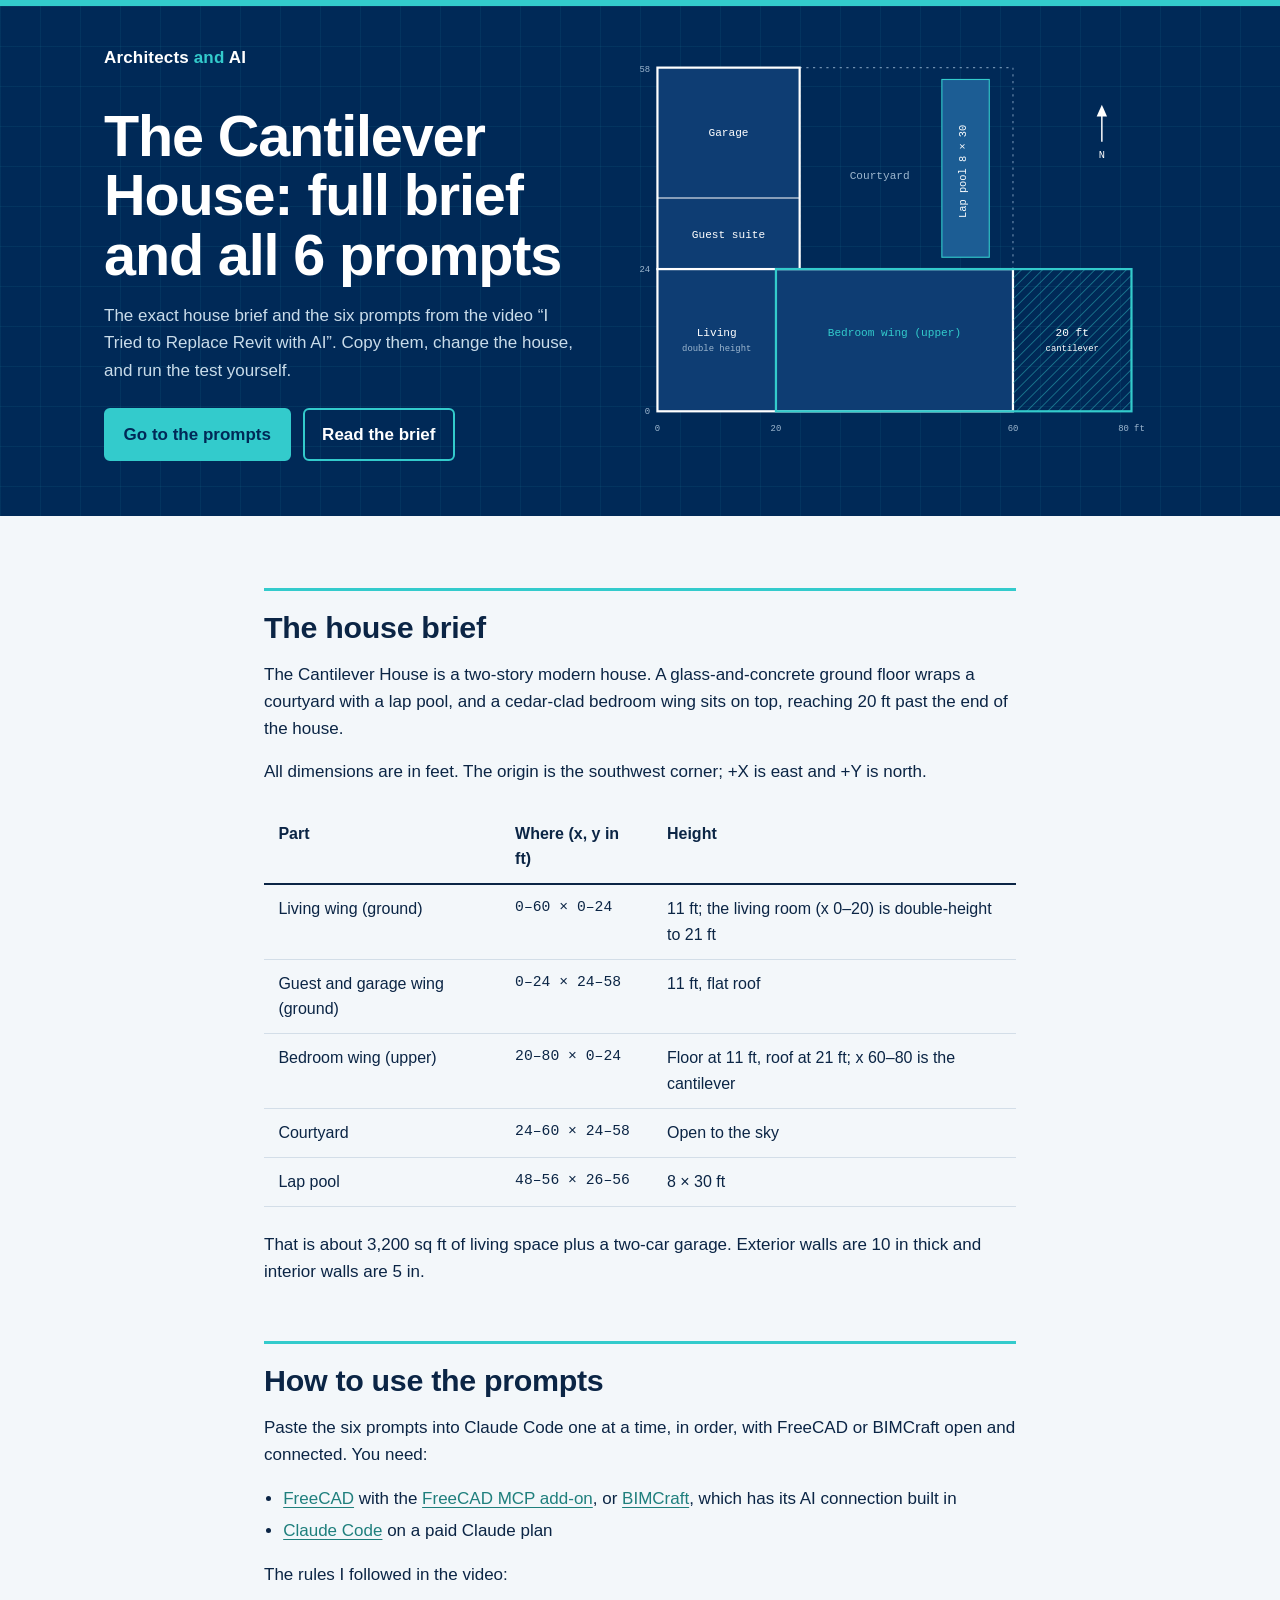
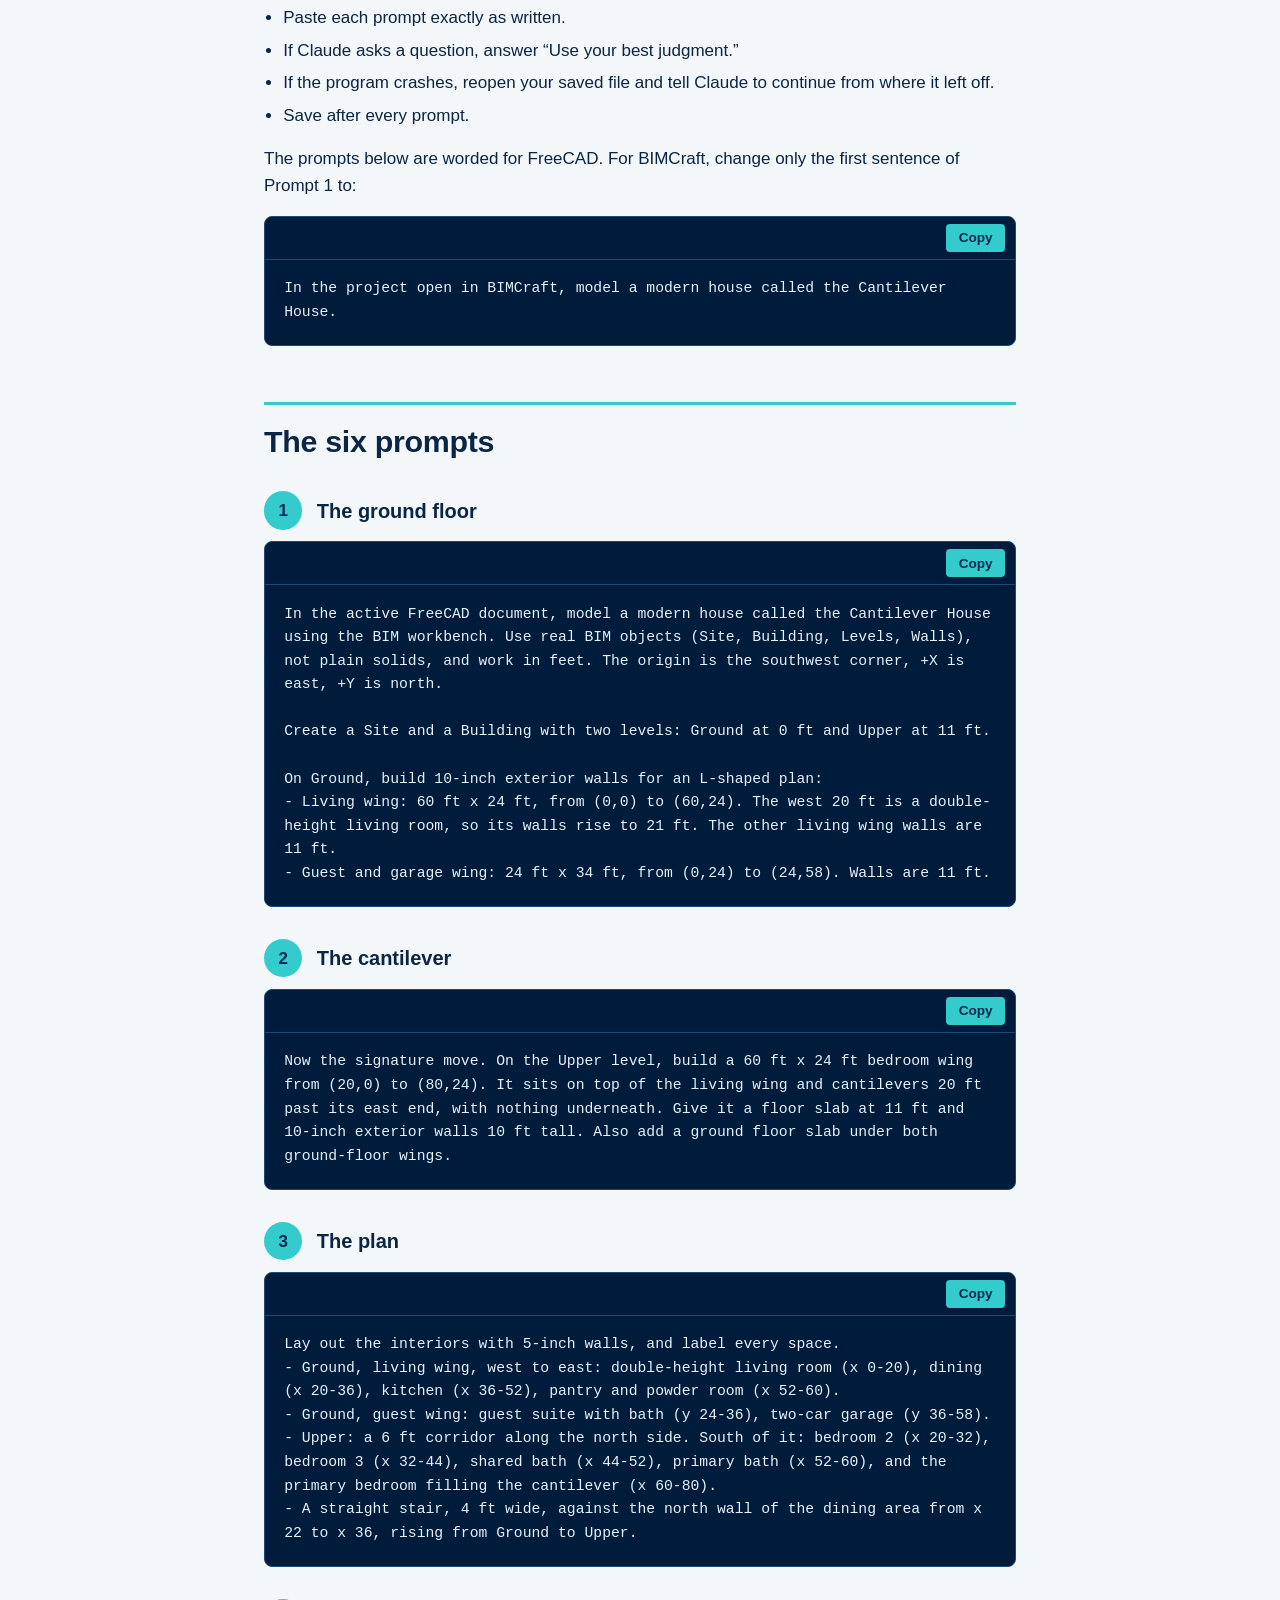
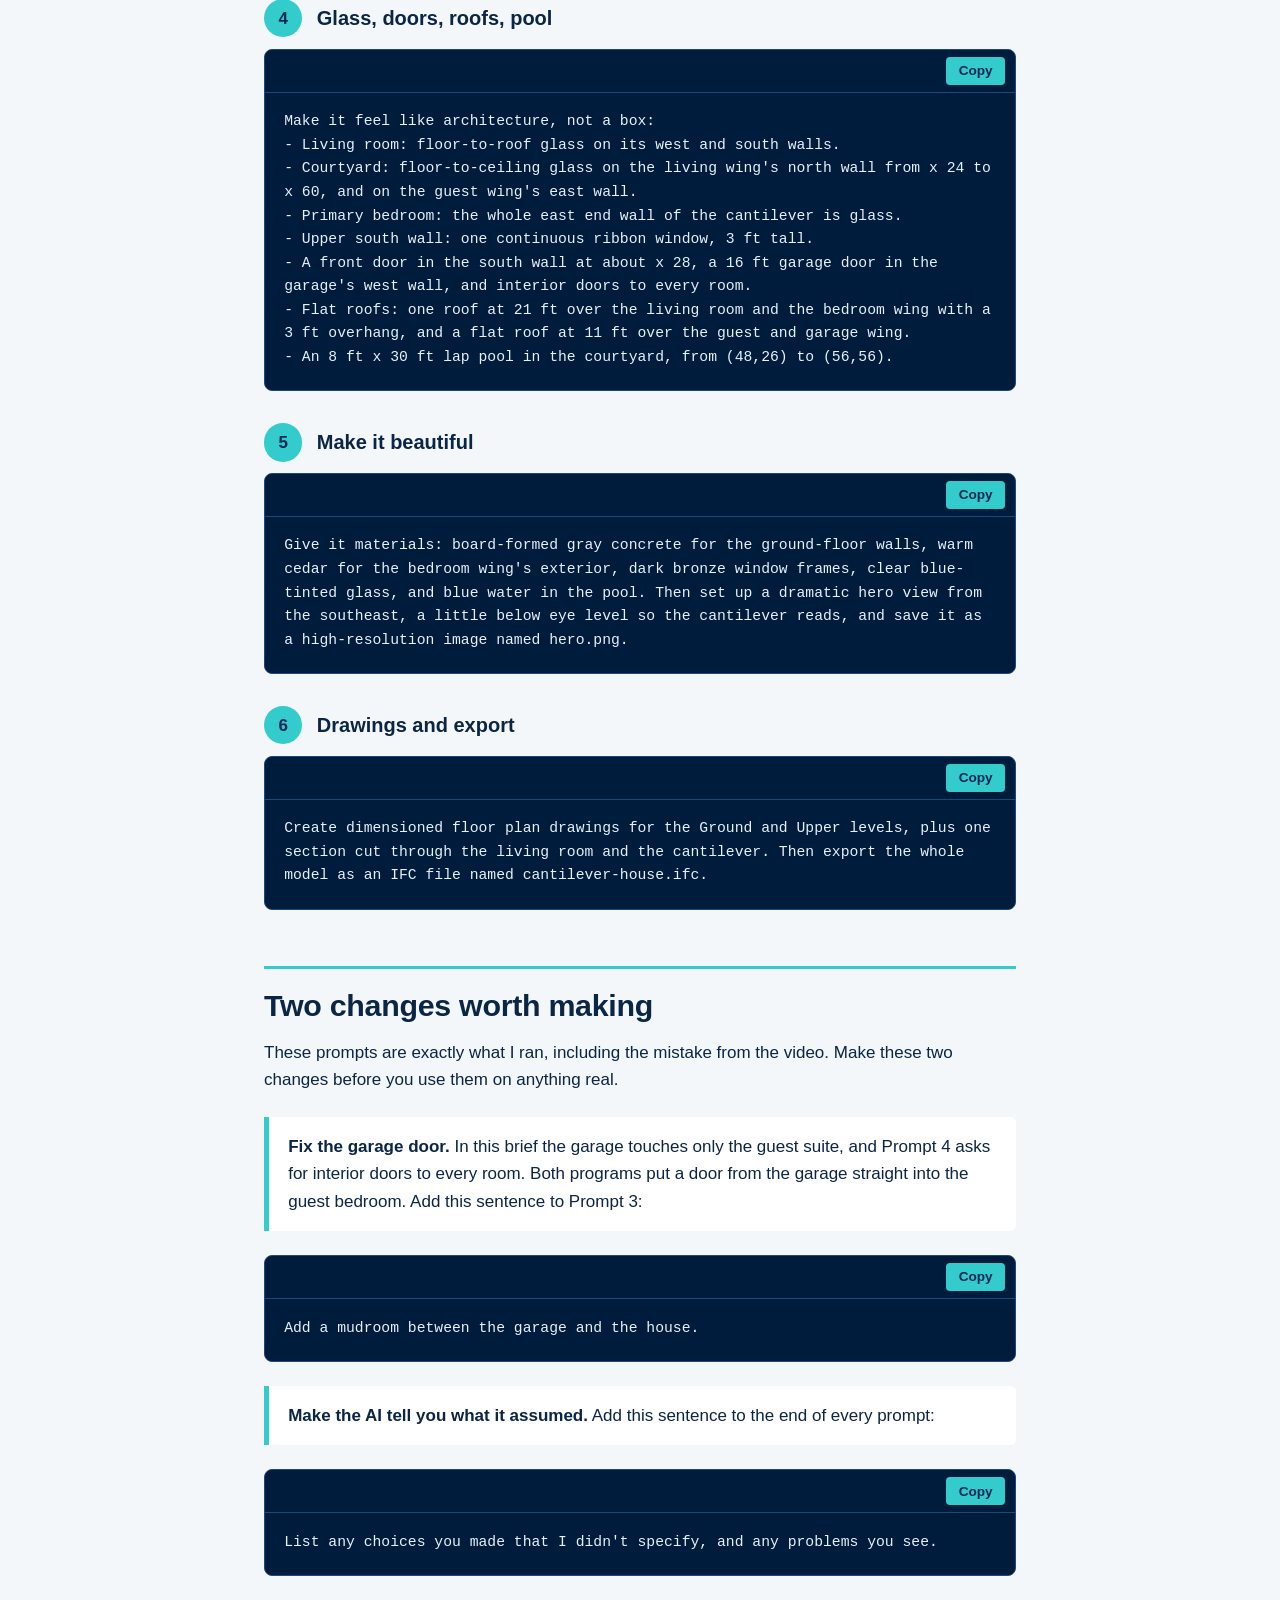
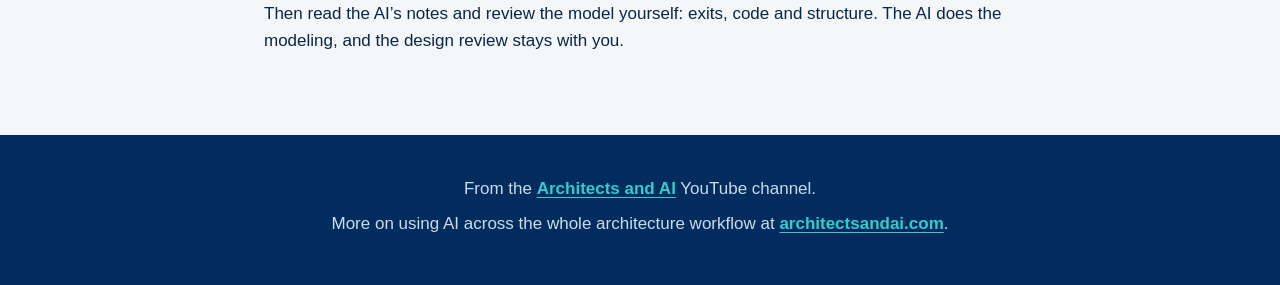
<file: cantilever-house/index.html>
<!DOCTYPE html>
<html lang="en">
<head>
<meta charset="utf-8">
<meta name="viewport" content="width=device-width, initial-scale=1">
<title>The Cantilever House: full brief and all 6 prompts | Architects and AI</title>
<meta name="description" content="The exact house brief and the six prompts from the video “I Tried to Replace Revit with AI”. Copy them, change the house, and run the test yourself.">
<link rel="canonical" href="https://architectsandai.com/cantilever-house/">

<meta property="og:type" content="article">
<meta property="og:site_name" content="Architects and AI">
<meta property="og:url" content="https://architectsandai.com/cantilever-house/">
<meta property="og:title" content="The Cantilever House: full brief and all 6 prompts">
<meta property="og:description" content="The exact house brief and the six prompts from the video “I Tried to Replace Revit with AI”. Copy them, change the house, and run the test yourself.">
<meta name="twitter:card" content="summary">
<meta name="twitter:title" content="The Cantilever House: full brief and all 6 prompts">
<meta name="twitter:description" content="The exact house brief and the six prompts from the video “I Tried to Replace Revit with AI”.">

<link rel="icon" href="../assets/favicon.svg" type="image/svg+xml">
<link rel="icon" href="../assets/favicon-32.png" sizes="32x32" type="image/png">
<link rel="apple-touch-icon" href="../assets/apple-touch-icon.png">
<meta name="theme-color" content="#002957">

<!-- Same self-hosted fonts as the main page, so nothing loads from Google. -->
<link rel="stylesheet" href="../css/fonts.css">
<style>
  :root {
    --navy: #002957;
    --navy-deep: #022C5E;
    --cyan: #33CBCC;
    --teal: #35A9A7;
    --page: #F3F7FA;
    --surface: #FFFFFF;
    --ink: #0B2545;
    --ink-soft: #4A6076;
    --rule: #D3DEE8;
    --link: #1F7F7D;
    --code-bg: #001C3D;
    --code-ink: #E6F1F7;
    --code-rule: #1B4A7A;
    --sans: "Archivo", "Helvetica Neue", Arial, sans-serif;
    --mono: "IBM Plex Mono", ui-monospace, "SFMono-Regular", Menlo, Consolas, monospace;
  }
  @media (prefers-color-scheme: dark) {
    :root {
      color-scheme: dark;
      --page: #011A38;
      --surface: #022C5E;
      --ink: #EAF2F8;
      --ink-soft: #A9BED0;
      --rule: #1B4A7A;
      --link: #33CBCC;
      --code-bg: #00122A;
    }
  }
  * { box-sizing: border-box; }
  html { scroll-behavior: smooth; }
  @media (prefers-reduced-motion: reduce) { html { scroll-behavior: auto; } }
  body {
    margin: 0;
    background: var(--page);
    color: var(--ink);
    font-family: var(--sans);
    font-size: 1.0625rem;
    line-height: 1.6;
  }
  a { color: var(--link); text-underline-offset: 0.18em; }
  a:focus-visible, button:focus-visible { outline: 3px solid var(--cyan); outline-offset: 3px; }

  /* ---------- hero ---------- */
  .hero {
    background: var(--navy);
    background-image:
      linear-gradient(rgba(51,203,204,0.07) 1px, transparent 1px),
      linear-gradient(90deg, rgba(51,203,204,0.07) 1px, transparent 1px);
    background-size: 40px 40px;
    color: #FFFFFF;
    border-top: 6px solid var(--cyan);
  }
  .hero-inner {
    max-width: 1120px;
    margin: 0 auto;
    padding: 2rem 1.5rem 3rem;
    display: grid;
    grid-template-columns: minmax(0, 5fr) minmax(0, 6fr);
    gap: 2.5rem;
    align-items: center;
  }
  .brand { font-weight: 700; color: #FFFFFF; text-decoration: none; letter-spacing: 0.01em; }
  .brand span { color: var(--cyan); }
  .hero h1 {
    font-size: clamp(2.2rem, 5vw, 3.6rem);
    line-height: 1.04;
    font-weight: 800;
    letter-spacing: -0.02em;
    margin: 2.2rem 0 1rem;
  }
  .hero p { color: #C9DCEA; max-width: 34em; margin: 0 0 1.5rem; }
  .hero .jump { display: flex; flex-wrap: wrap; gap: 0.75rem; }
  .btn {
    display: inline-block;
    padding: 0.7rem 1.1rem;
    border-radius: 6px;
    font-weight: 700;
    text-decoration: none;
    border: 2px solid var(--cyan);
  }
  .btn-solid { background: var(--cyan); color: var(--navy); }
  .btn-line { color: #FFFFFF; }
  .plan { width: 100%; height: auto; display: block; }
  .plan text { font-family: var(--mono); }

  /* ---------- body ---------- */
  main { max-width: 800px; margin: 0 auto; padding: 1rem 1.5rem 4rem; }
  h2 {
    font-size: 1.9rem;
    line-height: 1.15;
    font-weight: 800;
    letter-spacing: -0.01em;
    margin: 3.5rem 0 1rem;
    padding-top: 1.2rem;
    border-top: 3px solid var(--cyan);
  }
  h3 { font-size: 1.25rem; font-weight: 700; margin: 0; }
  p { margin: 0 0 1rem; }
  ul { padding-left: 1.2rem; margin: 0 0 1rem; }
  li { margin-bottom: 0.35rem; }

  .table-wrap { overflow-x: auto; margin: 1.5rem 0; }
  table { border-collapse: collapse; width: 100%; min-width: 520px; font-size: 1rem; }
  th, td { text-align: left; padding: 0.7rem 0.9rem; border-bottom: 1px solid var(--rule); vertical-align: top; }
  th { font-weight: 700; border-bottom: 2px solid var(--ink); }
  td:nth-child(2) { font-family: var(--mono); font-size: 0.92rem; white-space: nowrap; }

  /* ---------- prompts ---------- */
  .prompt { margin: 2rem 0; }
  .prompt-head { display: flex; align-items: center; gap: 0.9rem; margin-bottom: 0.7rem; }
  .num {
    flex: none;
    width: 2.4rem; height: 2.4rem;
    border-radius: 50%;
    background: var(--cyan);
    color: var(--navy);
    font-weight: 800;
    display: grid; place-items: center;
  }
  .codebox {
    background: var(--code-bg);
    border: 1px solid var(--code-rule);
    border-radius: 8px;
    overflow: hidden;
  }
  .codebar {
    display: flex; justify-content: flex-end;
    padding: 0.45rem 0.6rem;
    border-bottom: 1px solid var(--code-rule);
  }
  .copy {
    font: 700 0.85rem var(--sans);
    color: var(--navy);
    background: var(--cyan);
    border: 0;
    border-radius: 4px;
    padding: 0.4rem 0.8rem;
    cursor: pointer;
  }
  .copy.done { background: #FFFFFF; }
  pre {
    margin: 0;
    padding: 1.1rem 1.2rem 1.3rem;
    color: var(--code-ink);
    font: 400 0.92rem/1.6 var(--mono);
    white-space: pre-wrap;
    overflow-wrap: anywhere;
  }
  .note {
    background: var(--surface);
    border-left: 5px solid var(--cyan);
    padding: 1rem 1.2rem;
    margin: 1.5rem 0;
    border-radius: 0 6px 6px 0;
  }
  .note p:last-child { margin-bottom: 0; }

  footer {
    background: var(--navy-deep);
    color: #C9DCEA;
    padding: 2.5rem 1.5rem;
    text-align: center;
  }
  footer a { color: var(--cyan); font-weight: 700; }
  footer p { margin: 0 0 0.5rem; }

  @media (max-width: 820px) {
    .hero-inner { grid-template-columns: 1fr; padding-bottom: 2rem; }
    .hero h1 { margin-top: 1.5rem; }
    h2 { font-size: 1.6rem; }
  }
</style>
</head>
<body>

<header class="hero">
  <div class="hero-inner">
    <div>
      <a class="brand" href="../">Architects <span>and</span> AI</a>
      <h1>The Cantilever House: full brief and all 6 prompts</h1>
      <p>The exact house brief and the six prompts from the video “I Tried to Replace Revit with AI”. Copy them, change the house, and run the test yourself.</p>
      <div class="jump">
        <a class="btn btn-solid" href="#prompts">Go to the prompts</a>
        <a class="btn btn-line" href="#brief">Read the brief</a>
      </div>
    </div>

    <!-- Site plan drawn from the brief's coordinates. 1 ft = 8 units. -->
    <svg class="plan" viewBox="0 0 760 580" role="img" aria-labelledby="planTitle planDesc">
      <title id="planTitle">Plan of the Cantilever House</title>
      <desc id="planDesc">An L-shaped ground floor: a living wing along the south and a guest and garage wing on the west, around a courtyard with a lap pool. The upper bedroom wing sits over the living wing and extends 20 feet past its east end.</desc>
      <defs>
        <pattern id="hatch" width="10" height="10" patternUnits="userSpaceOnUse" patternTransform="rotate(45)">
          <line x1="0" y1="0" x2="0" y2="10" stroke="#33CBCC" stroke-width="2" opacity="0.55"/>
        </pattern>
      </defs>
      <g transform="translate(60,40)">
        <!-- courtyard -->
        <rect x="192" y="0" width="288" height="272" fill="none" stroke="#6F8FB0" stroke-width="1.5" stroke-dasharray="3 6"/>
        <text x="300" y="150" fill="#9DB7CF" font-size="15" text-anchor="middle">Courtyard</text>
        <!-- pool -->
        <rect x="384" y="16" width="64" height="240" fill="#1C5D94" stroke="#33CBCC" stroke-width="1.5"/>
        <text x="416" y="140" fill="#FFFFFF" font-size="14" text-anchor="middle" transform="rotate(-90 416 140)">Lap pool 8 × 30</text>
        <!-- guest and garage wing -->
        <rect x="0" y="0" width="192" height="272" fill="#0E3D73" stroke="#FFFFFF" stroke-width="3"/>
        <line x1="0" y1="176" x2="192" y2="176" stroke="#FFFFFF" stroke-width="1.5"/>
        <text x="96" y="92" fill="#FFFFFF" font-size="15" text-anchor="middle">Garage</text>
        <text x="96" y="230" fill="#FFFFFF" font-size="15" text-anchor="middle">Guest suite</text>
        <!-- living wing -->
        <rect x="0" y="272" width="480" height="192" fill="#0E3D73" stroke="#FFFFFF" stroke-width="3"/>
        <line x1="160" y1="272" x2="160" y2="464" stroke="#FFFFFF" stroke-width="1.5"/>
        <text x="80" y="362" fill="#FFFFFF" font-size="15" text-anchor="middle">Living</text>
        <text x="80" y="382" fill="#9DB7CF" font-size="12" text-anchor="middle">double height</text>
        <!-- upper bedroom wing -->
        <rect x="480" y="272" width="160" height="192" fill="url(#hatch)"/>
        <rect x="160" y="272" width="480" height="192" fill="none" stroke="#33CBCC" stroke-width="3"/>
        <text x="320" y="362" fill="#33CBCC" font-size="15" text-anchor="middle">Bedroom wing (upper)</text>
        <text x="560" y="362" fill="#FFFFFF" font-size="15" text-anchor="middle">20 ft</text>
        <text x="560" y="382" fill="#FFFFFF" font-size="12" text-anchor="middle">cantilever</text>
        <!-- coordinate ticks -->
        <g fill="#9DB7CF" font-size="12" text-anchor="middle">
          <text x="0" y="490">0</text><text x="160" y="490">20</text><text x="480" y="490">60</text><text x="640" y="490">80 ft</text>
        </g>
        <g fill="#9DB7CF" font-size="12" text-anchor="end">
          <text x="-10" y="468">0</text><text x="-10" y="276">24</text><text x="-10" y="6">58</text>
        </g>
        <!-- north arrow -->
        <g transform="translate(600,60)" stroke="#FFFFFF" fill="#FFFFFF">
          <line x1="0" y1="40" x2="0" y2="0" stroke-width="2"/>
          <path d="M0 -10 L7 6 L-7 6 Z" stroke="none"/>
          <text x="0" y="62" font-size="14" text-anchor="middle" stroke="none">N</text>
        </g>
      </g>
    </svg>
  </div>
</header>

<main>

  <h2 id="brief">The house brief</h2>
  <p>The Cantilever House is a two-story modern house. A glass-and-concrete ground floor wraps a courtyard with a lap pool, and a cedar-clad bedroom wing sits on top, reaching 20 ft past the end of the house.</p>
  <p>All dimensions are in feet. The origin is the southwest corner; +X is east and +Y is north.</p>

  <div class="table-wrap">
    <table>
      <thead>
        <tr><th>Part</th><th>Where (x, y in ft)</th><th>Height</th></tr>
      </thead>
      <tbody>
        <tr><td>Living wing (ground)</td><td>0–60 × 0–24</td><td>11 ft; the living room (x 0–20) is double-height to 21 ft</td></tr>
        <tr><td>Guest and garage wing (ground)</td><td>0–24 × 24–58</td><td>11 ft, flat roof</td></tr>
        <tr><td>Bedroom wing (upper)</td><td>20–80 × 0–24</td><td>Floor at 11 ft, roof at 21 ft; x 60–80 is the cantilever</td></tr>
        <tr><td>Courtyard</td><td>24–60 × 24–58</td><td>Open to the sky</td></tr>
        <tr><td>Lap pool</td><td>48–56 × 26–56</td><td>8 × 30 ft</td></tr>
      </tbody>
    </table>
  </div>
  <p>That is about 3,200 sq ft of living space plus a two-car garage. Exterior walls are 10 in thick and interior walls are 5 in.</p>

  <h2 id="how">How to use the prompts</h2>
  <p>Paste the six prompts into Claude Code one at a time, in order, with FreeCAD or BIMCraft open and connected. You need:</p>
  <ul>
    <li><a href="https://www.freecad.org">FreeCAD</a> with the <a href="https://github.com/neka-nat/freecad-mcp">FreeCAD MCP add-on</a>, or <a href="https://github.com/IPedrax/BIMCraft">BIMCraft</a>, which has its AI connection built in</li>
    <li><a href="https://code.claude.com/docs/en/setup">Claude Code</a> on a paid Claude plan</li>
  </ul>
  <p>The rules I followed in the video:</p>
  <ul>
    <li>Paste each prompt exactly as written.</li>
    <li>If Claude asks a question, answer “Use your best judgment.”</li>
    <li>If the program crashes, reopen your saved file and tell Claude to continue from where it left off.</li>
    <li>Save after every prompt.</li>
  </ul>
  <p>The prompts below are worded for FreeCAD. For BIMCraft, change only the first sentence of Prompt 1 to:</p>
  <div class="codebox">
    <div class="codebar"><button class="copy" type="button">Copy</button></div>
<pre>In the project open in BIMCraft, model a modern house called the Cantilever House.</pre>
  </div>

  <h2 id="prompts">The six prompts</h2>

  <section class="prompt">
    <div class="prompt-head"><span class="num">1</span><h3>The ground floor</h3></div>
    <div class="codebox">
      <div class="codebar"><button class="copy" type="button">Copy</button></div>
<pre>In the active FreeCAD document, model a modern house called the Cantilever House using the BIM workbench. Use real BIM objects (Site, Building, Levels, Walls), not plain solids, and work in feet. The origin is the southwest corner, +X is east, +Y is north.

Create a Site and a Building with two levels: Ground at 0 ft and Upper at 11 ft.

On Ground, build 10-inch exterior walls for an L-shaped plan:
- Living wing: 60 ft x 24 ft, from (0,0) to (60,24). The west 20 ft is a double-height living room, so its walls rise to 21 ft. The other living wing walls are 11 ft.
- Guest and garage wing: 24 ft x 34 ft, from (0,24) to (24,58). Walls are 11 ft.</pre>
    </div>
  </section>

  <section class="prompt">
    <div class="prompt-head"><span class="num">2</span><h3>The cantilever</h3></div>
    <div class="codebox">
      <div class="codebar"><button class="copy" type="button">Copy</button></div>
<pre>Now the signature move. On the Upper level, build a 60 ft x 24 ft bedroom wing from (20,0) to (80,24). It sits on top of the living wing and cantilevers 20 ft past its east end, with nothing underneath. Give it a floor slab at 11 ft and 10-inch exterior walls 10 ft tall. Also add a ground floor slab under both ground-floor wings.</pre>
    </div>
  </section>

  <section class="prompt">
    <div class="prompt-head"><span class="num">3</span><h3>The plan</h3></div>
    <div class="codebox">
      <div class="codebar"><button class="copy" type="button">Copy</button></div>
<pre>Lay out the interiors with 5-inch walls, and label every space.
- Ground, living wing, west to east: double-height living room (x 0-20), dining (x 20-36), kitchen (x 36-52), pantry and powder room (x 52-60).
- Ground, guest wing: guest suite with bath (y 24-36), two-car garage (y 36-58).
- Upper: a 6 ft corridor along the north side. South of it: bedroom 2 (x 20-32), bedroom 3 (x 32-44), shared bath (x 44-52), primary bath (x 52-60), and the primary bedroom filling the cantilever (x 60-80).
- A straight stair, 4 ft wide, against the north wall of the dining area from x 22 to x 36, rising from Ground to Upper.</pre>
    </div>
  </section>

  <section class="prompt">
    <div class="prompt-head"><span class="num">4</span><h3>Glass, doors, roofs, pool</h3></div>
    <div class="codebox">
      <div class="codebar"><button class="copy" type="button">Copy</button></div>
<pre>Make it feel like architecture, not a box:
- Living room: floor-to-roof glass on its west and south walls.
- Courtyard: floor-to-ceiling glass on the living wing's north wall from x 24 to x 60, and on the guest wing's east wall.
- Primary bedroom: the whole east end wall of the cantilever is glass.
- Upper south wall: one continuous ribbon window, 3 ft tall.
- A front door in the south wall at about x 28, a 16 ft garage door in the garage's west wall, and interior doors to every room.
- Flat roofs: one roof at 21 ft over the living room and the bedroom wing with a 3 ft overhang, and a flat roof at 11 ft over the guest and garage wing.
- An 8 ft x 30 ft lap pool in the courtyard, from (48,26) to (56,56).</pre>
    </div>
  </section>

  <section class="prompt">
    <div class="prompt-head"><span class="num">5</span><h3>Make it beautiful</h3></div>
    <div class="codebox">
      <div class="codebar"><button class="copy" type="button">Copy</button></div>
<pre>Give it materials: board-formed gray concrete for the ground-floor walls, warm cedar for the bedroom wing's exterior, dark bronze window frames, clear blue-tinted glass, and blue water in the pool. Then set up a dramatic hero view from the southeast, a little below eye level so the cantilever reads, and save it as a high-resolution image named hero.png.</pre>
    </div>
  </section>

  <section class="prompt">
    <div class="prompt-head"><span class="num">6</span><h3>Drawings and export</h3></div>
    <div class="codebox">
      <div class="codebar"><button class="copy" type="button">Copy</button></div>
<pre>Create dimensioned floor plan drawings for the Ground and Upper levels, plus one section cut through the living room and the cantilever. Then export the whole model as an IFC file named cantilever-house.ifc.</pre>
    </div>
  </section>

  <h2 id="changes">Two changes worth making</h2>
  <p>These prompts are exactly what I ran, including the mistake from the video. Make these two changes before you use them on anything real.</p>

  <div class="note">
    <p><strong>Fix the garage door.</strong> In this brief the garage touches only the guest suite, and Prompt 4 asks for interior doors to every room. Both programs put a door from the garage straight into the guest bedroom. Add this sentence to Prompt 3:</p>
  </div>
  <div class="codebox">
    <div class="codebar"><button class="copy" type="button">Copy</button></div>
<pre>Add a mudroom between the garage and the house.</pre>
  </div>

  <div class="note">
    <p><strong>Make the AI tell you what it assumed.</strong> Add this sentence to the end of every prompt:</p>
  </div>
  <div class="codebox">
    <div class="codebar"><button class="copy" type="button">Copy</button></div>
<pre>List any choices you made that I didn't specify, and any problems you see.</pre>
  </div>

  <p style="margin-top:1.5rem">Then read the AI’s notes and review the model yourself: exits, code and structure. The AI does the modeling, and the design review stays with you.</p>

</main>

<footer>
  <p>From the <a href="https://www.youtube.com/@ArchitectsandAI">Architects and AI</a> YouTube channel.</p>
  <p>More on using AI across the whole architecture workflow at <a href="../">architectsandai.com</a>.</p>
</footer>

<script>
  document.querySelectorAll('.copy').forEach(function (btn) {
    btn.addEventListener('click', function () {
      var text = btn.closest('.codebox').querySelector('pre').textContent;
      var done = function () {
        btn.textContent = 'Copied';
        btn.classList.add('done');
        setTimeout(function () { btn.textContent = 'Copy'; btn.classList.remove('done'); }, 1800);
      };
      if (navigator.clipboard && navigator.clipboard.writeText) {
        navigator.clipboard.writeText(text).then(done, function () { fallback(text); done(); });
      } else { fallback(text); done(); }
    });
  });
  function fallback(text) {
    var ta = document.createElement('textarea');
    ta.value = text; document.body.appendChild(ta); ta.select();
    try { document.execCommand('copy'); } catch (e) {}
    document.body.removeChild(ta);
  }
</script>
</body>
</html>
</file>
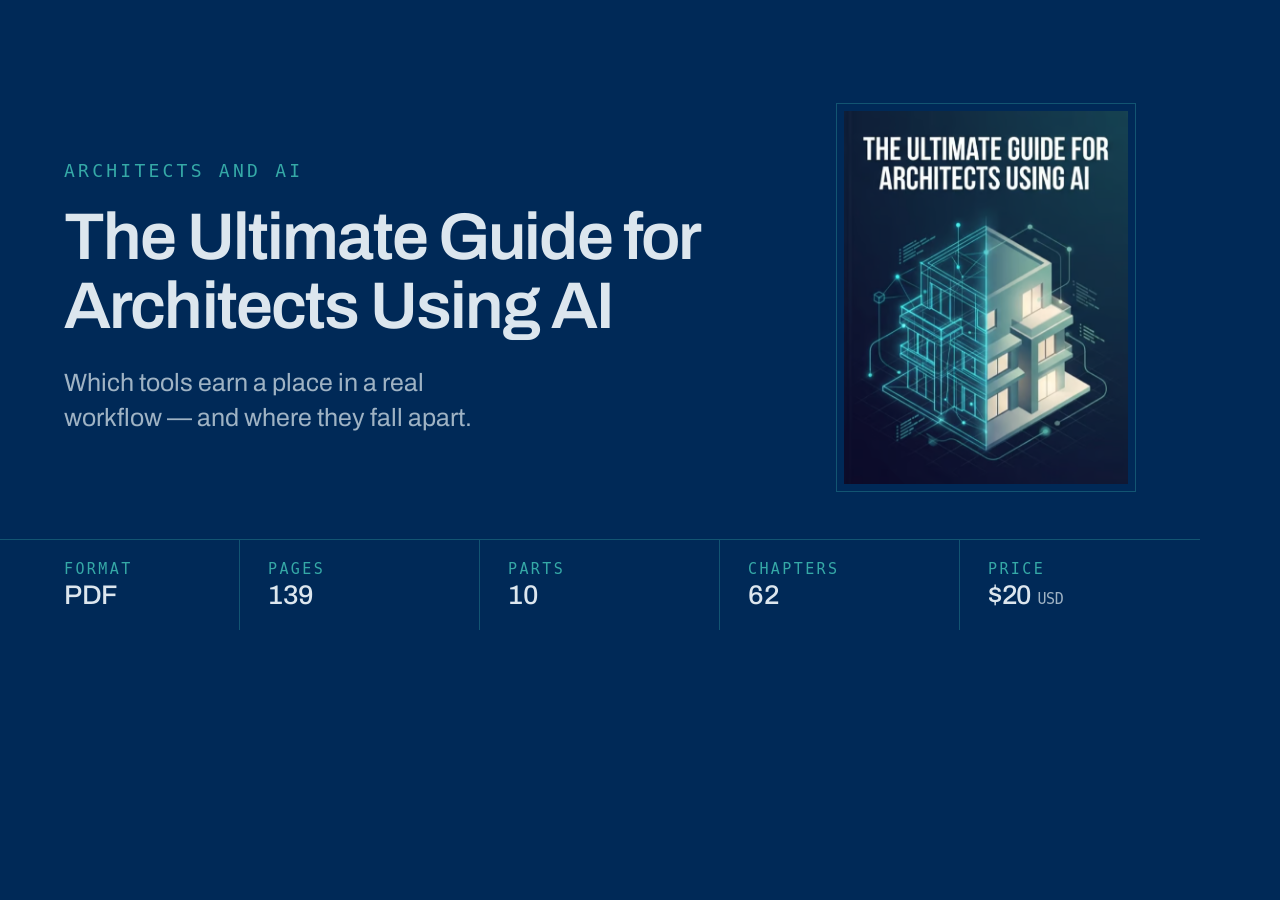
<file: assets/og-image.html>
<!DOCTYPE html>
<html lang="en">
<head>
<meta charset="utf-8">
<title>Open Graph share image — 1200×630</title>
<!--
  Not part of the site. This is the source for assets/og-image.png, the image
  that appears when the page is shared on LinkedIn, Facebook, X, WhatsApp,
  Slack or Discord.

  To re-render after changing it: open this file in a browser at exactly
  1200×630 and screenshot, or use any HTML-to-image tool. Save the result
  over assets/og-image.png. Nothing else needs to change.
-->
<link rel="stylesheet" href="../css/fonts.css">
<style>
  :root {
    --navy: #002957; --navy-deep: #022C5E; --cyan: #33CBCC; --teal: #35A9A7;
    --on-navy: #DCE6EE; --on-navy-mute: #9FB3C4;
    --sans: 'Archivo', 'Helvetica Neue', Arial, sans-serif;
    --mono: 'IBM Plex Mono', ui-monospace, Menlo, Consolas, monospace;
  }
  * { box-sizing: border-box; margin: 0; }
  body { width: 1200px; height: 630px; overflow: hidden;
         background: var(--navy); color: var(--on-navy); font-family: var(--sans); }

  .sheet { width: 1200px; height: 630px; display: grid;
           grid-template-rows: 1fr auto; padding: 56px 64px 0; }
  .top { display: grid; grid-template-columns: 1fr 300px; gap: 56px; align-items: center; }

  .eyebrow { font-family: var(--mono); font-size: 18px; letter-spacing: .18em;
             text-transform: uppercase; color: var(--teal); }
  h1 { font-size: 66px; font-weight: 600; line-height: 1.04; letter-spacing: -.028em;
       margin-top: 22px; max-width: 19ch; }
  .sub { margin-top: 24px; font-size: 25px; line-height: 1.4; color: var(--on-navy-mute);
         max-width: 30ch; }

  .cover { border: 1px solid rgba(53,169,167,.34); padding: 7px; }
  .cover img { display: block; width: 100%; height: auto; }

  .block { display: grid; grid-template-columns: repeat(5, 1fr);
           border-top: 1px solid rgba(53,169,167,.34); margin: 0 -64px; }
  .cell { padding: 20px 28px; border-right: 1px solid rgba(53,169,167,.34); }
  .cell:first-child { padding-left: 64px; }
  .cell:last-child { border-right: 0; padding-right: 64px; }
  .cell dt { font-family: var(--mono); font-size: 15px; letter-spacing: .16em;
             text-transform: uppercase; color: var(--teal); }
  .cell dd { font-size: 27px; font-weight: 500; letter-spacing: -.015em; margin-top: 2px; }
  .cell dd small { font-family: var(--mono); font-size: 15px; color: var(--on-navy-mute); }
</style>
</head>
<body>
  <div class="sheet">
    <div class="top">
      <div>
        <p class="eyebrow">Architects and AI</p>
        <h1>The Ultimate Guide for Architects Using AI</h1>
        <p class="sub">Which tools earn a place in a real workflow — and where they fall apart.</p>
      </div>
      <figure class="cover"><img src="cover.png" width="593" height="780" alt=""></figure>
    </div>
    <dl class="block">
      <div class="cell"><dt>Format</dt><dd>PDF</dd></div>
      <div class="cell"><dt>Pages</dt><dd>139</dd></div>
      <div class="cell"><dt>Parts</dt><dd>10</dd></div>
      <div class="cell"><dt>Chapters</dt><dd>62</dd></div>
      <div class="cell"><dt>Price</dt><dd>$20 <small>USD</small></dd></div>
    </dl>
  </div>
</body>
</html>
</file>
<file: css/fonts.css>
/* ============================================================================
   Fonts, embedded as data URIs.

   WHY INLINE: Chrome blocks cross-origin font requests over the file://
   protocol, so linked .woff2 files silently fail when you double-click
   index.html. Embedding them keeps the page identical offline, on a local
   file, and on a server. The original .woff2 files are kept in
   /assets/fonts for reference.

   WHY font-display: optional: the font bytes are already inside this
   stylesheet, so they are ready before first paint and there is nothing to
   wait for. "swap" still repainted the h1 in a fallback face first, which
   changed its height and pushed the whole hero down (CLS 0.04). "optional"
   removes that swap.

   Archivo — headings, body, UI.        SIL Open Font License 1.1
   IBM Plex Mono — numbers and labels.  SIL Open Font License 1.1
   ========================================================================= */

@font-face {
  font-family: 'Archivo';
  src: url([data-uri]) format('woff2-variations');
  font-weight: 100 900;
  font-style: normal;
  font-display: optional;
}
@font-face {
  font-family: 'IBM Plex Mono';
  src: url([data-uri]) format('woff2');
  font-weight: 400;
  font-style: normal;
  font-display: optional;
}
@font-face {
  font-family: 'IBM Plex Mono';
  src: url([data-uri]) format('woff2');
  font-weight: 500;
  font-style: normal;
  font-display: optional;
}
</file>
